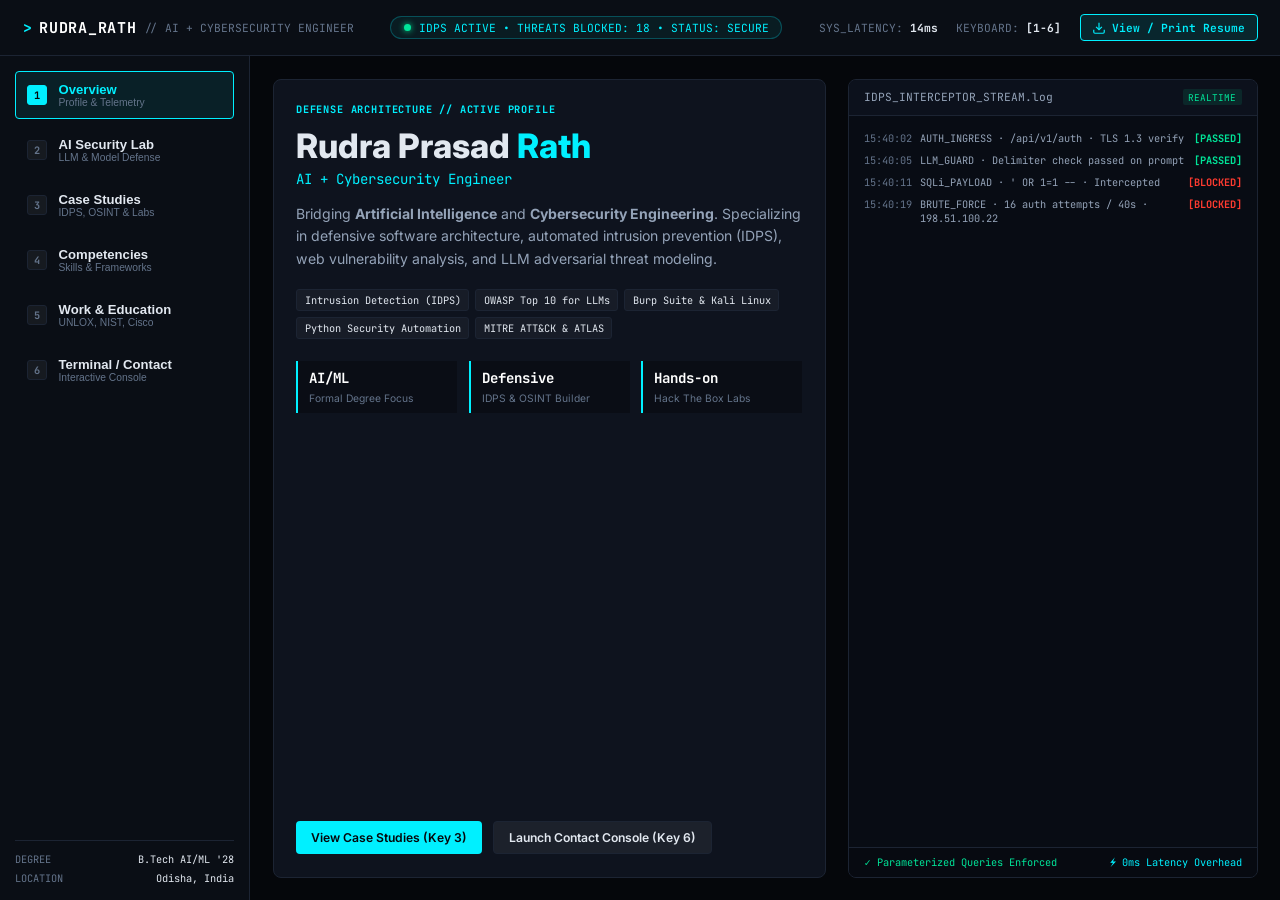
<file: index.html>
<!DOCTYPE html>
<html lang="en">
<head>
  <meta charset="UTF-8">
  <meta name="viewport" content="width=device-width, initial-scale=1.0">
  <title>Rudra Prasad Rath — AI & Cybersecurity Command Center</title>
  <meta name="description" content="Rudra Prasad Rath — AI Security & Cybersecurity Engineer. Single-view command center for threat defense, IDPS engineering, and AI security research.">
  <meta name="author" content="Rudra Prasad Rath">

  <!-- Open Graph -->
  <meta property="og:type" content="website">
  <meta property="og:title" content="Rudra Prasad Rath — AI & Cybersecurity Command Center">
  <meta property="og:description" content="AI Security & Cybersecurity Engineer. Interactive, zero-scroll command center.">

  <!-- Fonts: JetBrains Mono + Inter -->
  <link rel="preconnect" href="https://fonts.googleapis.com">
  <link rel="preconnect" href="https://fonts.gstatic.com" crossorigin>
  <link href="https://fonts.googleapis.com/css2?family=Inter:wght@400;500;600;700&family=JetBrains+Mono:wght@400;500;600;700&display=swap" rel="stylesheet">

  <link rel="stylesheet" href="style.css">
</head>
<body class="dashboard-body">

  <!-- ================= TOP COMMAND HUD ================= -->
  <header class="hud-header">
    <div class="hud-left">
      <div class="hud-brand">
        <span class="hud-prompt">&gt;</span>
        <span class="hud-name">RUDRA_RATH</span>
        <span class="hud-role">// AI + CYBERSECURITY ENGINEER</span>
      </div>
    </div>

    <div class="hud-center">
      <div class="telemetry-pill">
        <span class="pulse-dot"></span>
        <span class="ticker-text" id="hudTicker">IDPS ACTIVE • THREATS BLOCKED: 18 • STATUS: SECURE</span>
      </div>
    </div>

    <div class="hud-right">
      <span class="hud-stat">SYS_LATENCY: <strong>14ms</strong></span>
      <span class="hud-stat">KEYBOARD: <strong>[1-6]</strong></span>
      <a href="resume.html" class="hud-btn" target="_blank">
        <svg viewBox="0 0 24 24" fill="none" stroke="currentColor" stroke-width="2"><path d="M21 15v4a2 2 0 0 1-2 2H5a2 2 0 0 1-2-2v-4"/><polyline points="7 10 12 15 17 10"/><line x1="12" y1="15" x2="12" y2="3"/></svg>
        <span>View / Print Resume</span>
      </a>
    </div>
  </header>

  <!-- ================= MAIN DASHBOARD WORKSPACE ================= -->
  <div class="dashboard-layout">

    <!-- ================= LEFT NAVIGATION DOCK ================= -->
    <nav class="dock-sidebar" aria-label="Command Center Navigation">
      <div class="dock-menu">
        <button class="dock-btn active" data-tab="overview" id="tab-overview" aria-controls="panel-overview" aria-selected="true" role="tab">
          <span class="dock-key">1</span>
          <div class="dock-info">
            <span class="dock-label">Overview</span>
            <span class="dock-sub">Profile & Telemetry</span>
          </div>
        </button>

        <button class="dock-btn" data-tab="ai-lab" id="tab-ai-lab" aria-controls="panel-ai-lab" aria-selected="false" role="tab">
          <span class="dock-key">2</span>
          <div class="dock-info">
            <span class="dock-label">AI Security Lab</span>
            <span class="dock-sub">LLM & Model Defense</span>
          </div>
        </button>

        <button class="dock-btn" data-tab="cases" id="tab-cases" aria-controls="panel-cases" aria-selected="false" role="tab">
          <span class="dock-key">3</span>
          <div class="dock-info">
            <span class="dock-label">Case Studies</span>
            <span class="dock-sub">IDPS, OSINT & Labs</span>
          </div>
        </button>

        <button class="dock-btn" data-tab="skills" id="tab-skills" aria-controls="panel-skills" aria-selected="false" role="tab">
          <span class="dock-key">4</span>
          <div class="dock-info">
            <span class="dock-label">Competencies</span>
            <span class="dock-sub">Skills & Frameworks</span>
          </div>
        </button>

        <button class="dock-btn" data-tab="experience" id="tab-experience" aria-controls="panel-experience" aria-selected="false" role="tab">
          <span class="dock-key">5</span>
          <div class="dock-info">
            <span class="dock-label">Work & Education</span>
            <span class="dock-sub">UNLOX, NIST, Cisco</span>
          </div>
        </button>

        <button class="dock-btn" data-tab="terminal" id="tab-terminal" aria-controls="panel-terminal" aria-selected="false" role="tab">
          <span class="dock-key">6</span>
          <div class="dock-info">
            <span class="dock-label">Terminal / Contact</span>
            <span class="dock-sub">Interactive Console</span>
          </div>
        </button>
      </div>

      <!-- Quick Signals in Dock Footer -->
      <div class="dock-footer">
        <div class="quick-signal">
          <span class="signal-tag">DEGREE</span>
          <span class="signal-val">B.Tech AI/ML '28</span>
        </div>
        <div class="quick-signal">
          <span class="signal-tag">LOCATION</span>
          <span class="signal-val">Odisha, India</span>
        </div>
      </div>
    </nav>

    <!-- ================= VIEWPORT PANEL CONTAINER ================= -->
    <main class="viewport-workspace">

      <!-- ================= PANEL 1: OVERVIEW ================= -->
      <section class="panel-view active" id="panel-overview" role="tabpanel" aria-labelledby="tab-overview">
        <div class="panel-grid-2">
          
          <div class="panel-card main-intro">
            <div class="card-badge">DEFENSE ARCHITECTURE // ACTIVE PROFILE</div>
            <h1 class="panel-hero-title">
              Rudra Prasad <span class="text-cyan">Rath</span>
            </h1>
            <p class="panel-hero-sub">AI + Cybersecurity Engineer</p>

            <p class="panel-desc">
              Bridging <strong>Artificial Intelligence</strong> and <strong>Cybersecurity Engineering</strong>. Specializing in defensive software architecture, automated intrusion prevention (IDPS), web vulnerability analysis, and LLM adversarial threat modeling.
            </p>

            <div class="highlight-pills">
              <span class="pill">Intrusion Detection (IDPS)</span>
              <span class="pill">OWASP Top 10 for LLMs</span>
              <span class="pill">Burp Suite & Kali Linux</span>
              <span class="pill">Python Security Automation</span>
              <span class="pill">MITRE ATT&CK & ATLAS</span>
            </div>

            <div class="quick-stats-row">
              <div class="stat-box">
                <span class="s-val">AI/ML</span>
                <span class="s-lbl">Formal Degree Focus</span>
              </div>
              <div class="stat-box">
                <span class="s-val">Defensive</span>
                <span class="s-lbl">IDPS & OSINT Builder</span>
              </div>
              <div class="stat-box">
                <span class="s-val">Hands-on</span>
                <span class="s-lbl">Hack The Box Labs</span>
              </div>
            </div>

            <div class="panel-actions">
              <button class="btn btn-primary" onclick="switchTab('cases')">View Case Studies (Key 3)</button>
              <button class="btn btn-secondary" onclick="switchTab('terminal')">Launch Contact Console (Key 6)</button>
            </div>
          </div>

          <!-- Live Console Side Panel -->
          <div class="panel-card console-card">
            <div class="console-topbar">
              <span class="c-title">IDPS_INTERCEPTOR_STREAM.log</span>
              <span class="c-tag">REALTIME</span>
            </div>
            <div class="console-stream" id="overviewStream">
              <!-- Populated by JS -->
            </div>
            <div class="console-summary-bar">
              <span class="sum-item text-green">✓ Parameterized Queries Enforced</span>
              <span class="sum-item text-cyan">⚡ 0ms Latency Overhead</span>
            </div>
          </div>

        </div>
      </section>

      <!-- ================= PANEL 2: AI SECURITY LAB ================= -->
      <section class="panel-view" id="panel-ai-lab" role="tabpanel" aria-labelledby="tab-ai-lab">
        <div class="panel-head">
          <h2 class="panel-title">AI Security Lab & Threat Defense</h2>
          <p class="panel-subtitle">Architectural analysis and mitigation for Foundation Models, LLMs, and RAG architectures.</p>
        </div>

        <div class="lab-cards-grid">
          
          <div class="panel-card lab-item">
            <div class="lab-header">
              <span class="lab-tag">THREAT VECTOR 01</span>
              <h3>Direct & Indirect Prompt Injection</h3>
            </div>
            <p class="lab-desc">Adversarial attempts to bypass system constraints or trigger unauthorized API execution via poisoned retrieved context.</p>
            <div class="defense-box">
              <span class="def-title">Defensive Strategy:</span>
              <p>Strict token delimiter isolation, deterministic JSON schema parsing, and secondary LLM guardrail verification prior to execution.</p>
            </div>
          </div>

          <div class="panel-card lab-item">
            <div class="lab-header">
              <span class="lab-tag">THREAT VECTOR 02</span>
              <h3>RAG Pipeline Poisoning & Exfiltration</h3>
            </div>
            <p class="lab-desc">Injecting adversarial payloads into knowledge bases to force context leakage or unauthorized data retrieval.</p>
            <div class="defense-box">
              <span class="def-title">Defensive Strategy:</span>
              <p>Embedding cosine anomaly checks, strict document chunk-level RBAC tokens, and dynamic regex redaction on model responses.</p>
            </div>
          </div>

          <div class="panel-card lab-item">
            <div class="lab-header">
              <span class="lab-tag">THREAT VECTOR 03</span>
              <h3>Adversarial ML & Evasion Attacks</h3>
            </div>
            <p class="lab-desc">Perturbation techniques crafted to evade spam, malware, and intrusion classification models.</p>
            <div class="defense-box">
              <span class="def-title">Defensive Strategy:</span>
              <p>Adversarial training cycles, feature-space bounds regularization, and multi-model ensemble consensus voting.</p>
            </div>
          </div>

        </div>
      </section>

      <!-- ================= PANEL 3: CASE STUDIES ================= -->
      <section class="panel-view" id="panel-cases" role="tabpanel" aria-labelledby="tab-cases">
        <div class="cases-layout">
          
          <!-- Sub-Selector List -->
          <div class="cases-selector">
            <button class="case-nav-btn active" onclick="showCase(0)">
              <span class="c-num">01</span>
              <div>
                <strong>Web-Based IDPS</strong>
                <small>Python / Flask / Regex</small>
              </div>
            </button>
            <button class="case-nav-btn" onclick="showCase(1)">
              <span class="c-num">02</span>
              <div>
                <strong>OSINT Geolocation Engine</strong>
                <small>Python / REST / Telephony</small>
              </div>
            </button>
            <button class="case-nav-btn" onclick="showCase(2)">
              <span class="c-num">03</span>
              <div>
                <strong>Hack The Box Lab Suite</strong>
                <small>Metasploit / Linux / Pen-testing</small>
              </div>
            </button>
          </div>

          <!-- Dynamic Case Detail View -->
          <div class="case-display panel-card" id="caseDetail">
            <!-- Rendered by JS -->
          </div>

        </div>
      </section>

      <!-- ================= PANEL 4: COMPETENCIES ================= -->
      <section class="panel-view" id="panel-skills" role="tabpanel" aria-labelledby="tab-skills">
        <div class="panel-head">
          <h2 class="panel-title">Core Competency Matrix</h2>
          <p class="panel-subtitle">Structured technical skills and industry framework alignments.</p>
        </div>

        <div class="skills-grid-4">
          
          <div class="panel-card skill-box">
            <span class="skill-cat">AI & GenAI Security</span>
            <ul class="skill-list">
              <li>OWASP Top 10 for LLMs</li>
              <li>Prompt Injection Defense</li>
              <li>MITRE ATLAS Threat Modeling</li>
              <li>NIST AI RMF</li>
              <li>Model Input Sanitization</li>
              <li>NumPy & Pandas Analytics</li>
            </ul>
          </div>

          <div class="panel-card skill-box">
            <span class="skill-cat">Offensive & Pen-Testing</span>
            <ul class="skill-list">
              <li>Kali Linux Tools</li>
              <li>Burp Suite Community/Pro</li>
              <li>Nmap Port & Script Scanning</li>
              <li>Wireshark Packet Analysis</li>
              <li>Metasploit Framework</li>
              <li>OWASP Web Top 10 (SQLi, XSS)</li>
            </ul>
          </div>

          <div class="panel-card skill-box">
            <span class="skill-cat">Defensive & Automation</span>
            <ul class="skill-list">
              <li>Intrusion Detection (IDPS)</li>
              <li>Python Security Scripting</li>
              <li>Flask Middleware Design</li>
              <li>IP Rate Limiting & Blocking</li>
              <li>REST API Hardening</li>
              <li>Bash & Linux Hardening</li>
            </ul>
          </div>

          <div class="panel-card skill-box">
            <span class="skill-cat">Frameworks & Standards</span>
            <ul class="skill-list">
              <li>MITRE ATT&CK Framework</li>
              <li>Defense-in-Depth</li>
              <li>Zero Trust Architecture</li>
              <li>NIST Cybersecurity Framework</li>
              <li>SQL Parameterization</li>
              <li>Git & Version Control</li>
            </ul>
          </div>

        </div>
      </section>

      <!-- ================= PANEL 5: EXPERIENCE & EDUCATION ================= -->
      <section class="panel-view" id="panel-experience" role="tabpanel" aria-labelledby="tab-experience">
        <div class="panel-grid-2">
          
          <div class="panel-card">
            <div class="card-badge">PROFESSIONAL EXPERIENCE</div>
            <div class="exp-block">
              <div class="exp-head">
                <div>
                  <h3 class="exp-role">Cybersecurity Intern</h3>
                  <span class="exp-org text-cyan">UNLOX (Remote)</span>
                </div>
                <span class="exp-date">Apr – May 2026</span>
              </div>
              <ul class="exp-bullets">
                <li>Automated vulnerability scanning routines with Nmap & Wireshark to isolate network misconfigurations.</li>
                <li>Conducted web penetration assessments utilizing Burp Suite, identifying OWASP Top 10 vectors.</li>
                <li>Authored technical remediation reports for engineering leads detailing CVSS exploit pathways.</li>
                <li>Executed adversarial attack simulations in controlled environments to validate defensive controls.</li>
              </ul>
            </div>
          </div>

          <div class="panel-card">
            <div class="card-badge">EDUCATION & CREDENTIALS</div>
            
            <div class="edu-block">
              <h4 class="edu-degree">B.Tech in Computer Science (AI/ML)</h4>
              <p class="edu-uni">NIST University, Berhampur • 2024–2028</p>
              <p class="edu-note">CGPA: 7.3/10 • Machine Learning, Artificial Intelligence, Network Security, DBMS.</p>
            </div>

            <div class="edu-block">
              <h4 class="edu-degree">Introduction to Cybersecurity</h4>
              <p class="edu-uni">Cisco Networking Academy • Jun 2026</p>
              <p class="edu-note">Threat analysis, network defense, system safeguards, and cyber administration.</p>
            </div>

            <div class="edu-block">
              <h4 class="edu-degree">Hands-on Security Labs</h4>
              <p class="edu-uni">Hack The Box • 2026</p>
              <p class="edu-note">Active enumeration, Metasploit exploitation, and protocol forensics.</p>
            </div>

          </div>

        </div>
      </section>

      <!-- ================= PANEL 6: TERMINAL / CONTACT ================= -->
      <section class="panel-view" id="panel-terminal" role="tabpanel" aria-labelledby="tab-terminal">
        <div class="terminal-container panel-card">
          <div class="terminal-top">
            <div class="c-btns">
              <span class="dot d-r"></span>
              <span class="dot d-y"></span>
              <span class="dot d-g"></span>
            </div>
            <span class="term-title">sec_contact_terminal@rudra-security:~</span>
          </div>

          <div class="terminal-body" id="termOutput">
            <p class="term-line text-cyan">// COMMAND CENTER CONTACT & RECRUITER PORTAL</p>
            <p class="term-line">Available commands: <span class="text-white">help, email, linkedin, github, resume, clear</span></p>
            <p class="term-line text-muted">----------------------------------------------------</p>
            <p class="term-line">Email: <a href="mailto:rudrarath44@gmail.com" class="text-green">rudrarath44@gmail.com</a></p>
            <p class="term-line">Phone: <span class="text-white">+91 70772 13018</span></p>
            <p class="term-line">LinkedIn: <a href="https://linkedin.com/in/rudra-prasad-rath-ba8b10209" target="_blank" rel="noopener" class="text-cyan">linkedin.com/in/rudra-prasad-rath-ba8b10209</a></p>
            <p class="term-line">GitHub: <a href="https://github.com/KingLeo7" target="_blank" rel="noopener" class="text-cyan">github.com/KingLeo7</a></p>
            <p class="term-line">Location: <span class="text-white">Berhampur, Odisha, India</span></p>
          </div>

          <div class="terminal-input-row">
            <span class="term-prompt">guest@rudra:~$</span>
            <input type="text" id="termInput" class="term-field" placeholder="Type a command (e.g. 'resume', 'email', 'help')..." autocomplete="off" spellcheck="false">
          </div>
        </div>
      </section>

    </main>

  </div>

  <script src="script.js"></script>
</body>
</html>
</file>
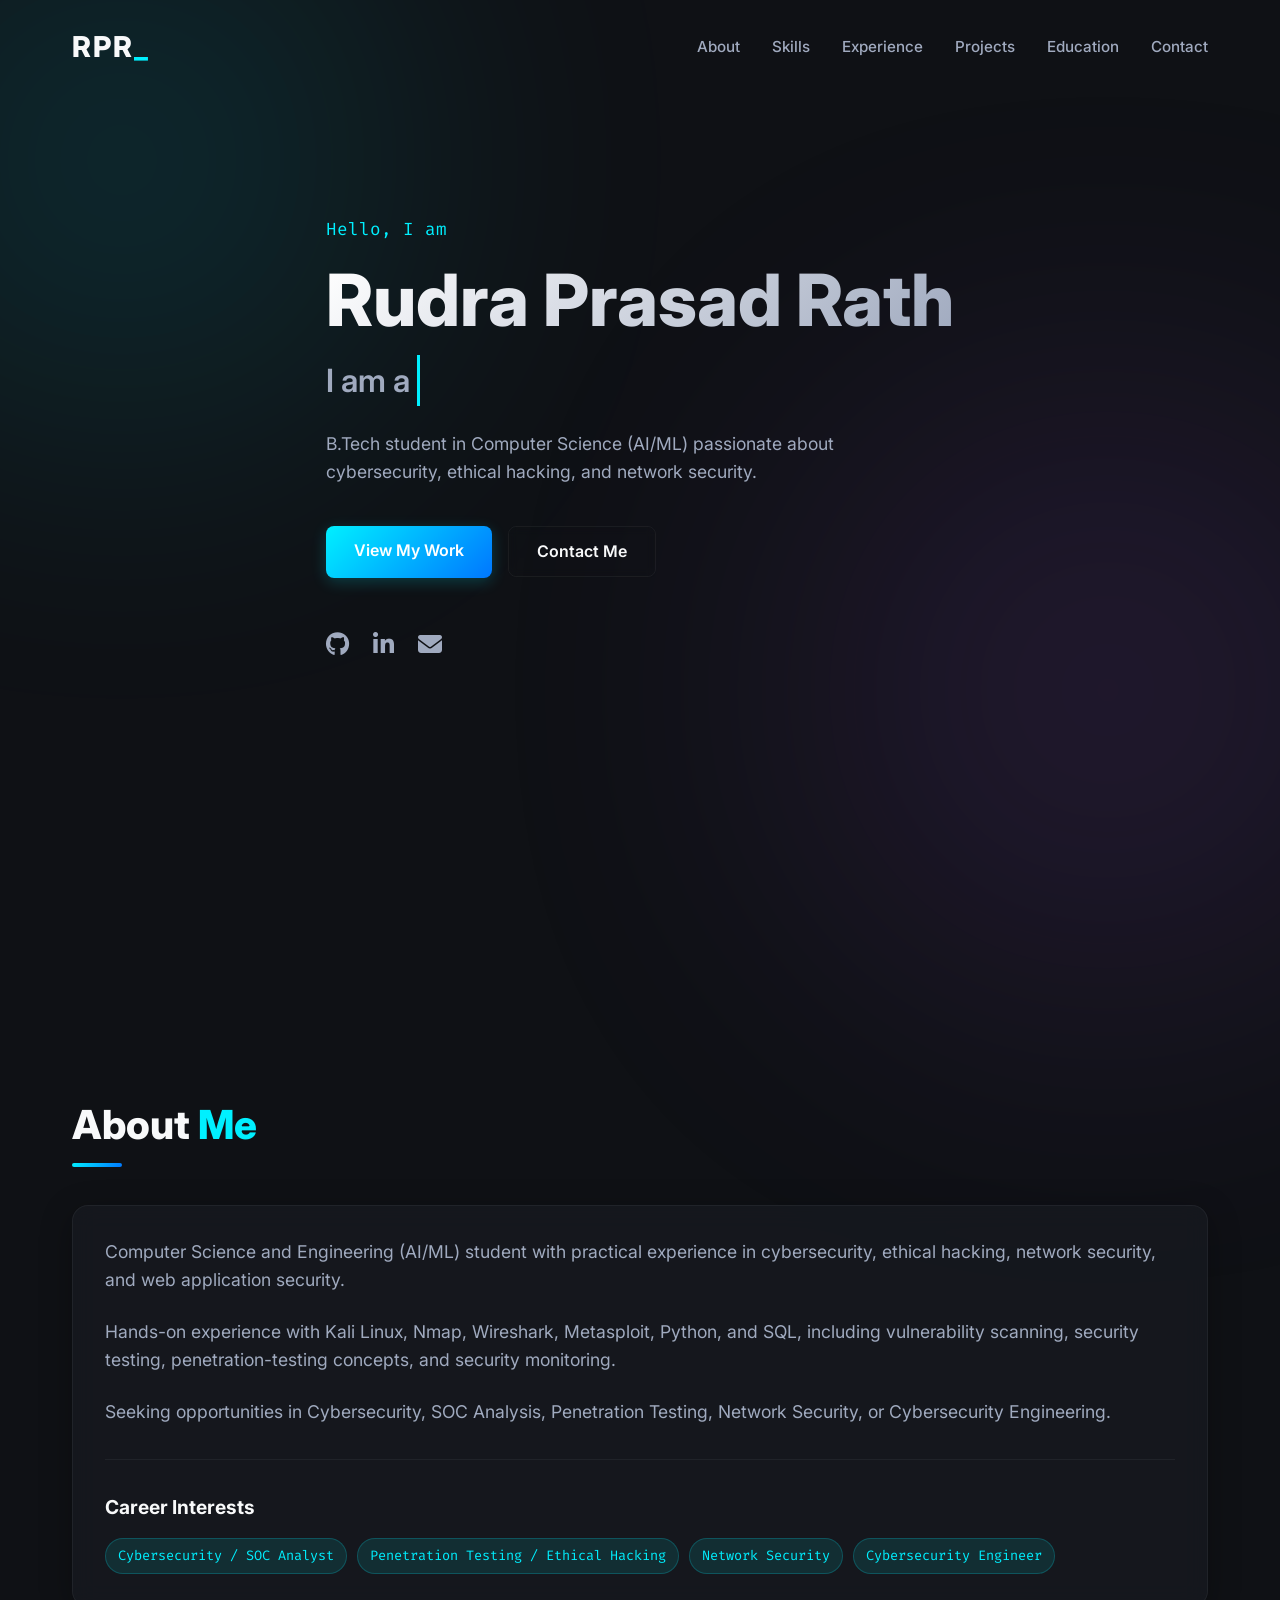
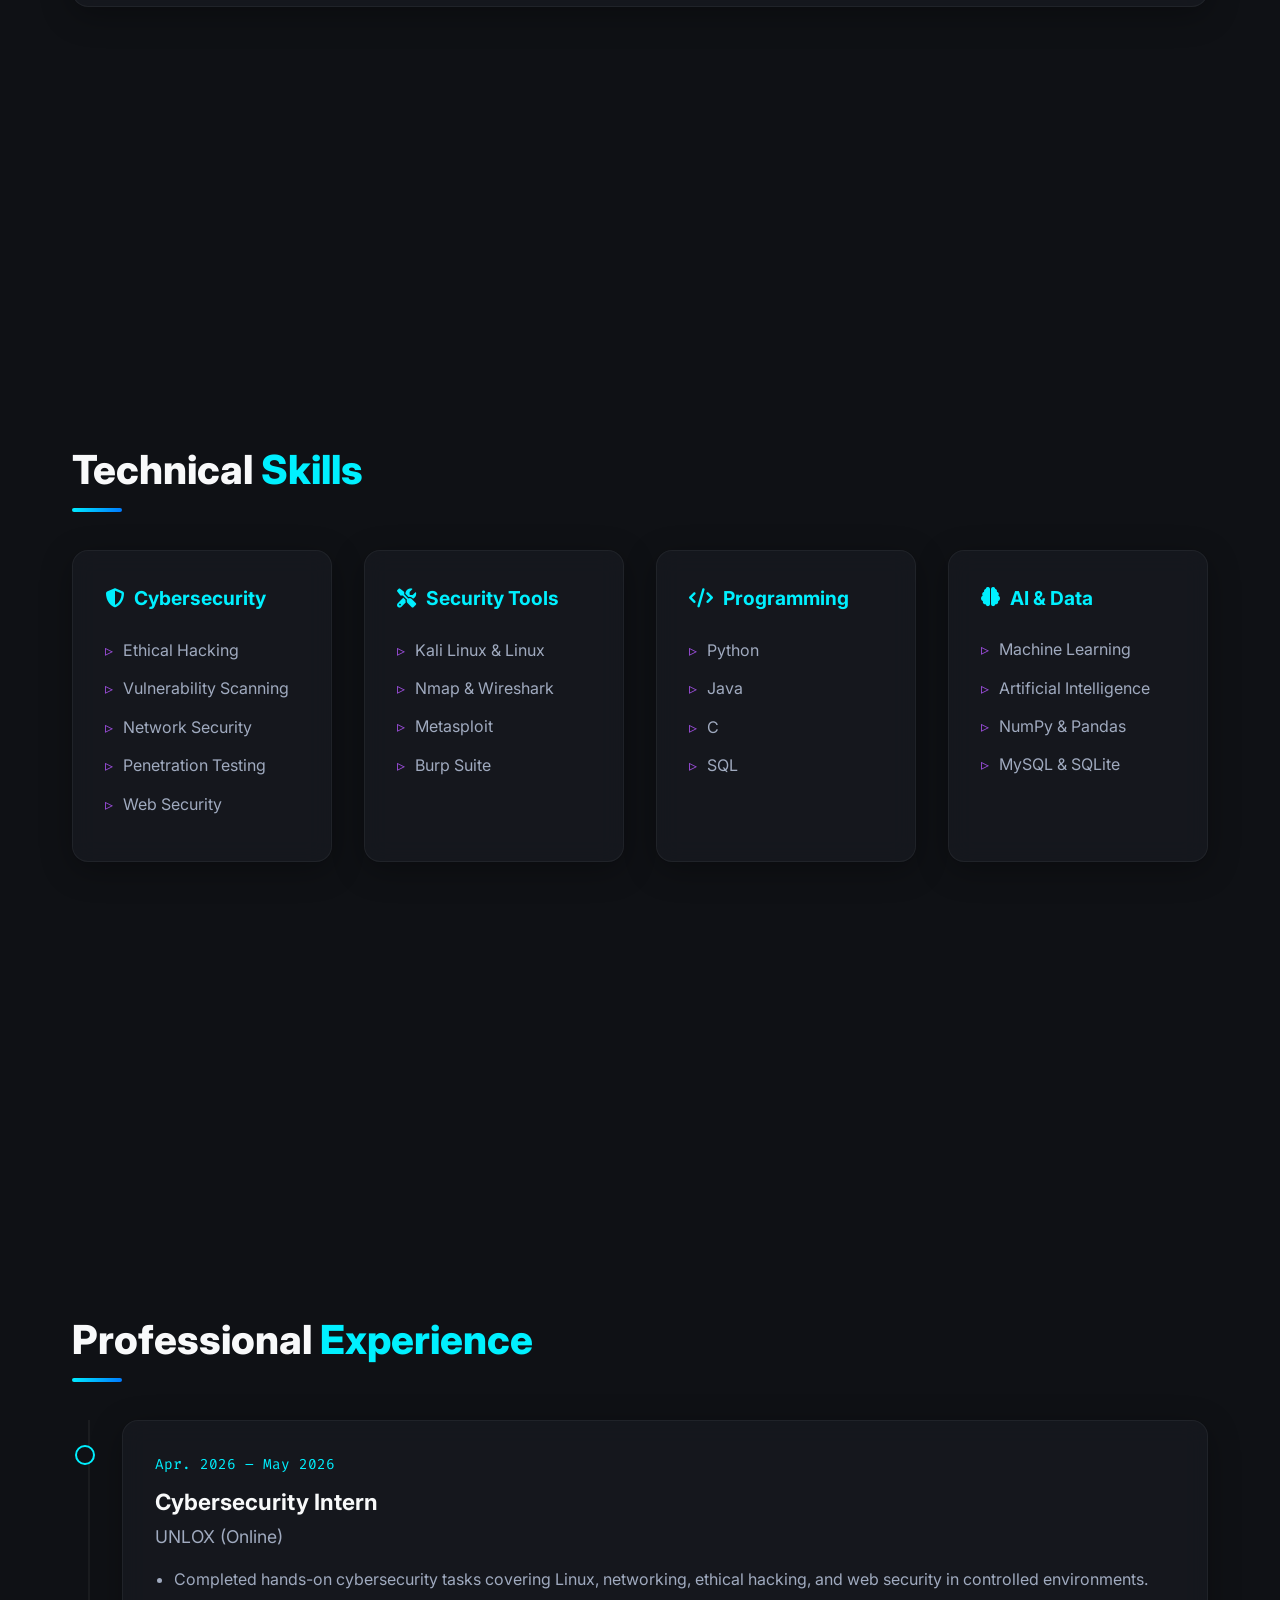
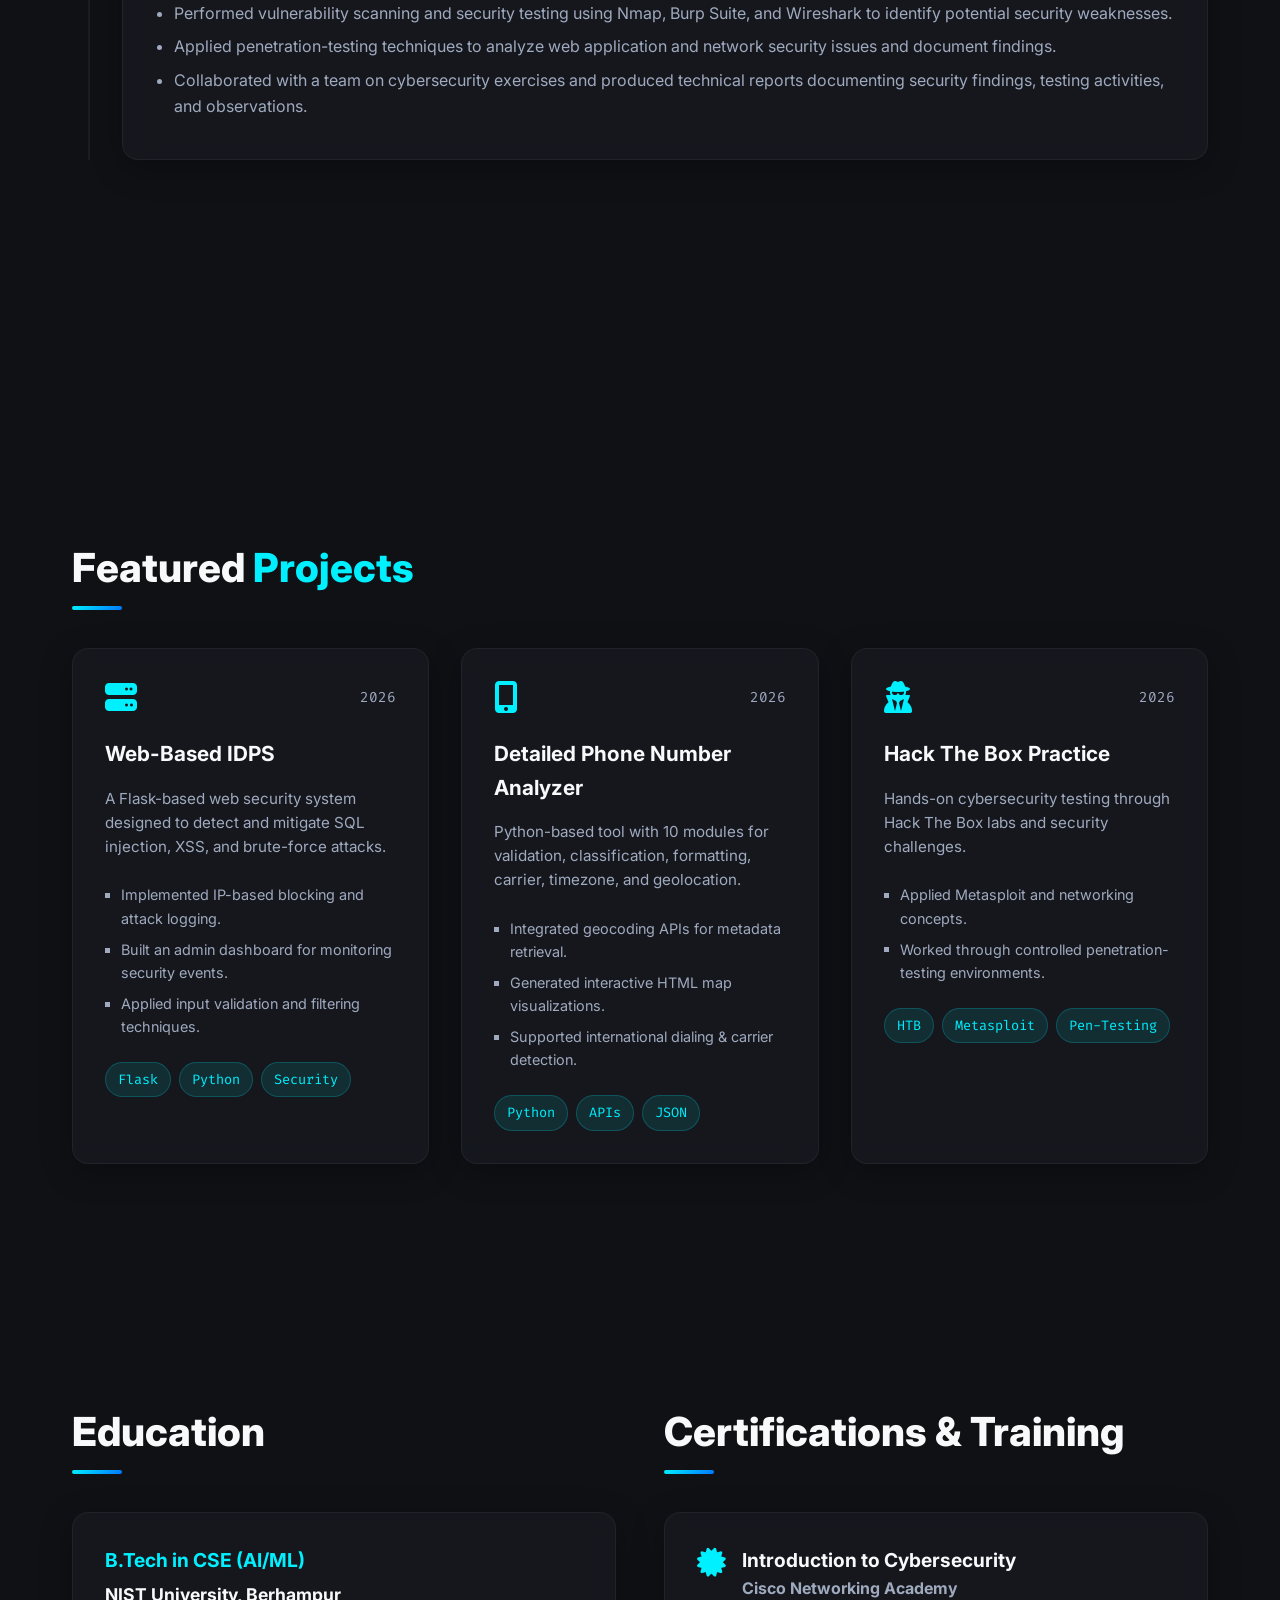
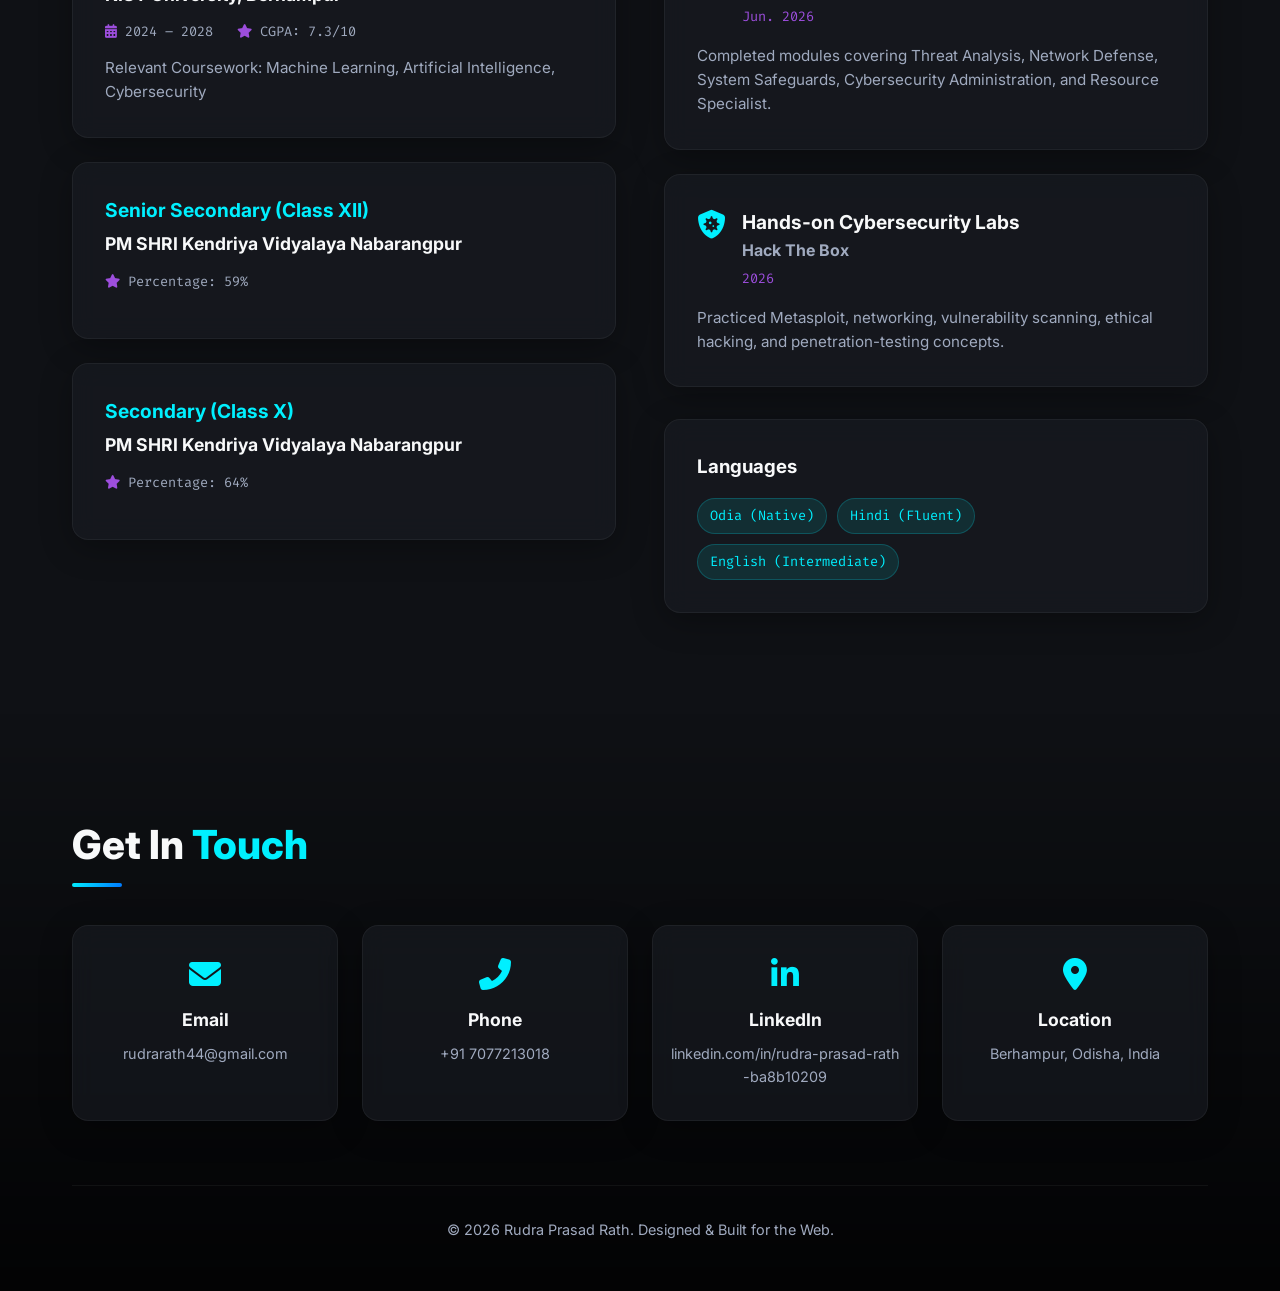
<file: backup_v1/index.html>
<!DOCTYPE html>
<html lang="en">
<head>
    <meta charset="UTF-8">
    <meta name="viewport" content="width=device-width, initial-scale=1.0">
    <meta name="description" content="Portfolio of Rudra Prasad Rath - Cybersecurity and AI/ML Student">
    <title>Rudra Prasad Rath | Portfolio</title>
    
    <!-- Google Fonts -->
    <link rel="preconnect" href="https://fonts.googleapis.com">
    <link rel="preconnect" href="https://fonts.gstatic.com" crossorigin>
    <link href="https://fonts.googleapis.com/css2?family=Fira+Code:wght@400;500&family=Inter:wght@300;400;600;800&display=swap" rel="stylesheet">
    
    <!-- Font Awesome -->
    <link rel="stylesheet" href="https://cdnjs.cloudflare.com/ajax/libs/font-awesome/6.4.0/css/all.min.css">
    
    <!-- Custom CSS -->
    <link rel="stylesheet" href="style.css">
</head>
<body>
    <!-- Background Effects -->
    <div class="bg-glow glow-1"></div>
    <div class="bg-glow glow-2"></div>

    <!-- Navigation -->
    <nav id="navbar">
        <div class="nav-container">
            <a href="#" class="logo">RPR<span class="highlight">_</span></a>
            <ul class="nav-links">
                <li><a href="#about">About</a></li>
                <li><a href="#skills">Skills</a></li>
                <li><a href="#experience">Experience</a></li>
                <li><a href="#projects">Projects</a></li>
                <li><a href="#education">Education</a></li>
                <li><a href="#contact">Contact</a></li>
            </ul>
            <div class="hamburger">
                <i class="fas fa-bars"></i>
            </div>
        </div>
    </nav>

    <!-- Hero Section -->
    <section id="hero" class="section">
        <div class="hero-content">
            <p class="greeting">Hello, I am</p>
            <h1 class="name">Rudra Prasad Rath</h1>
            <h2 class="roles">I am a <span class="typed-text"></span><span class="cursor">&nbsp;</span></h2>
            <p class="hero-desc">B.Tech student in Computer Science (AI/ML) passionate about cybersecurity, ethical hacking, and network security.</p>
            <div class="hero-cta">
                <a href="#projects" class="btn primary-btn">View My Work</a>
                <a href="#contact" class="btn secondary-btn">Contact Me</a>
            </div>
            <div class="social-links">
                <a href="https://github.com/KingLeo7" target="_blank" aria-label="GitHub"><i class="fab fa-github"></i></a>
                <a href="https://linkedin.com/in/rudra-prasad-rath-ba8b10209" target="_blank" aria-label="LinkedIn"><i class="fab fa-linkedin-in"></i></a>
                <a href="mailto:rudrarath44@gmail.com" aria-label="Email"><i class="fas fa-envelope"></i></a>
            </div>
        </div>
    </section>

    <!-- About Section -->
    <section id="about" class="section fade-in">
        <div class="section-container">
            <h2 class="section-title">About <span class="highlight">Me</span></h2>
            <div class="about-content glass-panel">
                <p>Computer Science and Engineering (AI/ML) student with practical experience in cybersecurity, ethical hacking, network security, and web application security.</p>
                <p>Hands-on experience with Kali Linux, Nmap, Wireshark, Metasploit, Python, and SQL, including vulnerability scanning, security testing, penetration-testing concepts, and security monitoring.</p>
                <p>Seeking opportunities in Cybersecurity, SOC Analysis, Penetration Testing, Network Security, or Cybersecurity Engineering.</p>
                <div class="career-interests">
                    <h3>Career Interests</h3>
                    <div class="tags">
                        <span class="tag">Cybersecurity / SOC Analyst</span>
                        <span class="tag">Penetration Testing / Ethical Hacking</span>
                        <span class="tag">Network Security</span>
                        <span class="tag">Cybersecurity Engineer</span>
                    </div>
                </div>
            </div>
        </div>
    </section>

    <!-- Skills Section -->
    <section id="skills" class="section fade-in">
        <div class="section-container">
            <h2 class="section-title">Technical <span class="highlight">Skills</span></h2>
            <div class="skills-grid">
                <div class="skill-category glass-panel">
                    <h3><i class="fas fa-shield-alt"></i> Cybersecurity</h3>
                    <ul class="skill-list">
                        <li>Ethical Hacking</li>
                        <li>Vulnerability Scanning</li>
                        <li>Network Security</li>
                        <li>Penetration Testing</li>
                        <li>Web Security</li>
                    </ul>
                </div>
                <div class="skill-category glass-panel">
                    <h3><i class="fas fa-tools"></i> Security Tools</h3>
                    <ul class="skill-list">
                        <li>Kali Linux & Linux</li>
                        <li>Nmap & Wireshark</li>
                        <li>Metasploit</li>
                        <li>Burp Suite</li>
                    </ul>
                </div>
                <div class="skill-category glass-panel">
                    <h3><i class="fas fa-code"></i> Programming</h3>
                    <ul class="skill-list">
                        <li>Python</li>
                        <li>Java</li>
                        <li>C</li>
                        <li>SQL</li>
                    </ul>
                </div>
                <div class="skill-category glass-panel">
                    <h3><i class="fas fa-brain"></i> AI & Data</h3>
                    <ul class="skill-list">
                        <li>Machine Learning</li>
                        <li>Artificial Intelligence</li>
                        <li>NumPy & Pandas</li>
                        <li>MySQL & SQLite</li>
                    </ul>
                </div>
            </div>
        </div>
    </section>

    <!-- Experience Section -->
    <section id="experience" class="section fade-in">
        <div class="section-container">
            <h2 class="section-title">Professional <span class="highlight">Experience</span></h2>
            <div class="timeline">
                <div class="timeline-item glass-panel">
                    <div class="timeline-date">Apr. 2026 – May 2026</div>
                    <h3 class="timeline-title">Cybersecurity Intern</h3>
                    <h4 class="timeline-company">UNLOX (Online)</h4>
                    <ul class="timeline-details">
                        <li>Completed hands-on cybersecurity tasks covering Linux, networking, ethical hacking, and web security in controlled environments.</li>
                        <li>Performed vulnerability scanning and security testing using Nmap, Burp Suite, and Wireshark to identify potential security weaknesses.</li>
                        <li>Applied penetration-testing techniques to analyze web application and network security issues and document findings.</li>
                        <li>Collaborated with a team on cybersecurity exercises and produced technical reports documenting security findings, testing activities, and observations.</li>
                    </ul>
                </div>
            </div>
        </div>
    </section>

    <!-- Projects Section -->
    <section id="projects" class="section fade-in">
        <div class="section-container">
            <h2 class="section-title">Featured <span class="highlight">Projects</span></h2>
            <div class="projects-grid">
                
                <!-- Project 1 -->
                <div class="project-card glass-panel">
                    <div class="project-content">
                        <div class="project-header">
                            <i class="fas fa-server project-icon"></i>
                            <span class="project-year">2026</span>
                        </div>
                        <h3 class="project-title">Web-Based IDPS</h3>
                        <p class="project-desc">A Flask-based web security system designed to detect and mitigate SQL injection, XSS, and brute-force attacks.</p>
                        <ul class="project-bullets">
                            <li>Implemented IP-based blocking and attack logging.</li>
                            <li>Built an admin dashboard for monitoring security events.</li>
                            <li>Applied input validation and filtering techniques.</li>
                        </ul>
                        <div class="project-tech">
                            <span class="tech-tag">Flask</span>
                            <span class="tech-tag">Python</span>
                            <span class="tech-tag">Security</span>
                        </div>
                    </div>
                </div>

                <!-- Project 2 -->
                <div class="project-card glass-panel">
                    <div class="project-content">
                        <div class="project-header">
                            <i class="fas fa-mobile-alt project-icon"></i>
                            <span class="project-year">2026</span>
                        </div>
                        <h3 class="project-title">Detailed Phone Number Analyzer</h3>
                        <p class="project-desc">Python-based tool with 10 modules for validation, classification, formatting, carrier, timezone, and geolocation.</p>
                        <ul class="project-bullets">
                            <li>Integrated geocoding APIs for metadata retrieval.</li>
                            <li>Generated interactive HTML map visualizations.</li>
                            <li>Supported international dialing & carrier detection.</li>
                        </ul>
                        <div class="project-tech">
                            <span class="tech-tag">Python</span>
                            <span class="tech-tag">APIs</span>
                            <span class="tech-tag">JSON</span>
                        </div>
                    </div>
                </div>

                <!-- Project 3 -->
                <div class="project-card glass-panel">
                    <div class="project-content">
                        <div class="project-header">
                            <i class="fas fa-user-secret project-icon"></i>
                            <span class="project-year">2026</span>
                        </div>
                        <h3 class="project-title">Hack The Box Practice</h3>
                        <p class="project-desc">Hands-on cybersecurity testing through Hack The Box labs and security challenges.</p>
                        <ul class="project-bullets">
                            <li>Applied Metasploit and networking concepts.</li>
                            <li>Worked through controlled penetration-testing environments.</li>
                        </ul>
                        <div class="project-tech">
                            <span class="tech-tag">HTB</span>
                            <span class="tech-tag">Metasploit</span>
                            <span class="tech-tag">Pen-Testing</span>
                        </div>
                    </div>
                </div>

            </div>
        </div>
    </section>

    <!-- Education & Certs Section -->
    <section id="education" class="section fade-in">
        <div class="section-container">
            <div class="two-col-layout">
                <!-- Education -->
                <div class="col">
                    <h2 class="section-title">Education</h2>
                    
                    <div class="edu-item glass-panel">
                        <h3 class="edu-degree">B.Tech in CSE (AI/ML)</h3>
                        <h4 class="edu-school">NIST University, Berhampur</h4>
                        <div class="edu-meta">
                            <span><i class="fas fa-calendar-alt"></i> 2024 – 2028</span>
                            <span><i class="fas fa-star"></i> CGPA: 7.3/10</span>
                        </div>
                        <p class="edu-desc">Relevant Coursework: Machine Learning, Artificial Intelligence, Cybersecurity</p>
                    </div>

                    <div class="edu-item glass-panel">
                        <h3 class="edu-degree">Senior Secondary (Class XII)</h3>
                        <h4 class="edu-school">PM SHRI Kendriya Vidyalaya Nabarangpur</h4>
                        <div class="edu-meta">
                            <span><i class="fas fa-star"></i> Percentage: 59%</span>
                        </div>
                    </div>

                    <div class="edu-item glass-panel">
                        <h3 class="edu-degree">Secondary (Class X)</h3>
                        <h4 class="edu-school">PM SHRI Kendriya Vidyalaya Nabarangpur</h4>
                        <div class="edu-meta">
                            <span><i class="fas fa-star"></i> Percentage: 64%</span>
                        </div>
                    </div>
                </div>

                <!-- Certifications -->
                <div class="col">
                    <h2 class="section-title">Certifications & Training</h2>
                    
                    <div class="cert-item glass-panel">
                        <div class="cert-header">
                            <i class="fas fa-certificate cert-icon"></i>
                            <div>
                                <h3 class="cert-title">Introduction to Cybersecurity</h3>
                                <h4 class="cert-issuer">Cisco Networking Academy</h4>
                                <div class="cert-date">Jun. 2026</div>
                            </div>
                        </div>
                        <p class="cert-desc">Completed modules covering Threat Analysis, Network Defense, System Safeguards, Cybersecurity Administration, and Resource Specialist.</p>
                    </div>

                    <div class="cert-item glass-panel">
                        <div class="cert-header">
                            <i class="fas fa-shield-virus cert-icon"></i>
                            <div>
                                <h3 class="cert-title">Hands-on Cybersecurity Labs</h3>
                                <h4 class="cert-issuer">Hack The Box</h4>
                                <div class="cert-date">2026</div>
                            </div>
                        </div>
                        <p class="cert-desc">Practiced Metasploit, networking, vulnerability scanning, ethical hacking, and penetration-testing concepts.</p>
                    </div>
                    
                    <div class="languages-box glass-panel mt-4">
                        <h3>Languages</h3>
                        <div class="tags">
                            <span class="tag">Odia (Native)</span>
                            <span class="tag">Hindi (Fluent)</span>
                            <span class="tag">English (Intermediate)</span>
                        </div>
                    </div>
                </div>
            </div>
        </div>
    </section>

    <!-- Footer / Contact Section -->
    <footer id="contact" class="footer">
        <div class="section-container">
            <h2 class="section-title">Get In <span class="highlight">Touch</span></h2>
            <div class="contact-grid">
                <a href="mailto:rudrarath44@gmail.com" class="contact-card glass-panel">
                    <i class="fas fa-envelope"></i>
                    <h3>Email</h3>
                    <p>rudrarath44@gmail.com</p>
                </a>
                <a href="tel:+917077213018" class="contact-card glass-panel">
                    <i class="fas fa-phone-alt"></i>
                    <h3>Phone</h3>
                    <p>+91 7077213018</p>
                </a>
                <a href="https://linkedin.com/in/rudra-prasad-rath-ba8b10209" target="_blank" class="contact-card glass-panel">
                    <i class="fab fa-linkedin-in"></i>
                    <h3>LinkedIn</h3>
                    <p>linkedin.com/in/rudra-prasad-rath-ba8b10209</p>
                </a>
                <div class="contact-card glass-panel">
                    <i class="fas fa-map-marker-alt"></i>
                    <h3>Location</h3>
                    <p>Berhampur, Odisha, India</p>
                </div>
            </div>
            <div class="footer-bottom">
                <p>&copy; 2026 Rudra Prasad Rath. Designed & Built for the Web.</p>
            </div>
        </div>
    </footer>

    <!-- Custom JS -->
    <script src="script.js"></script>
</body>
</html>
</file>
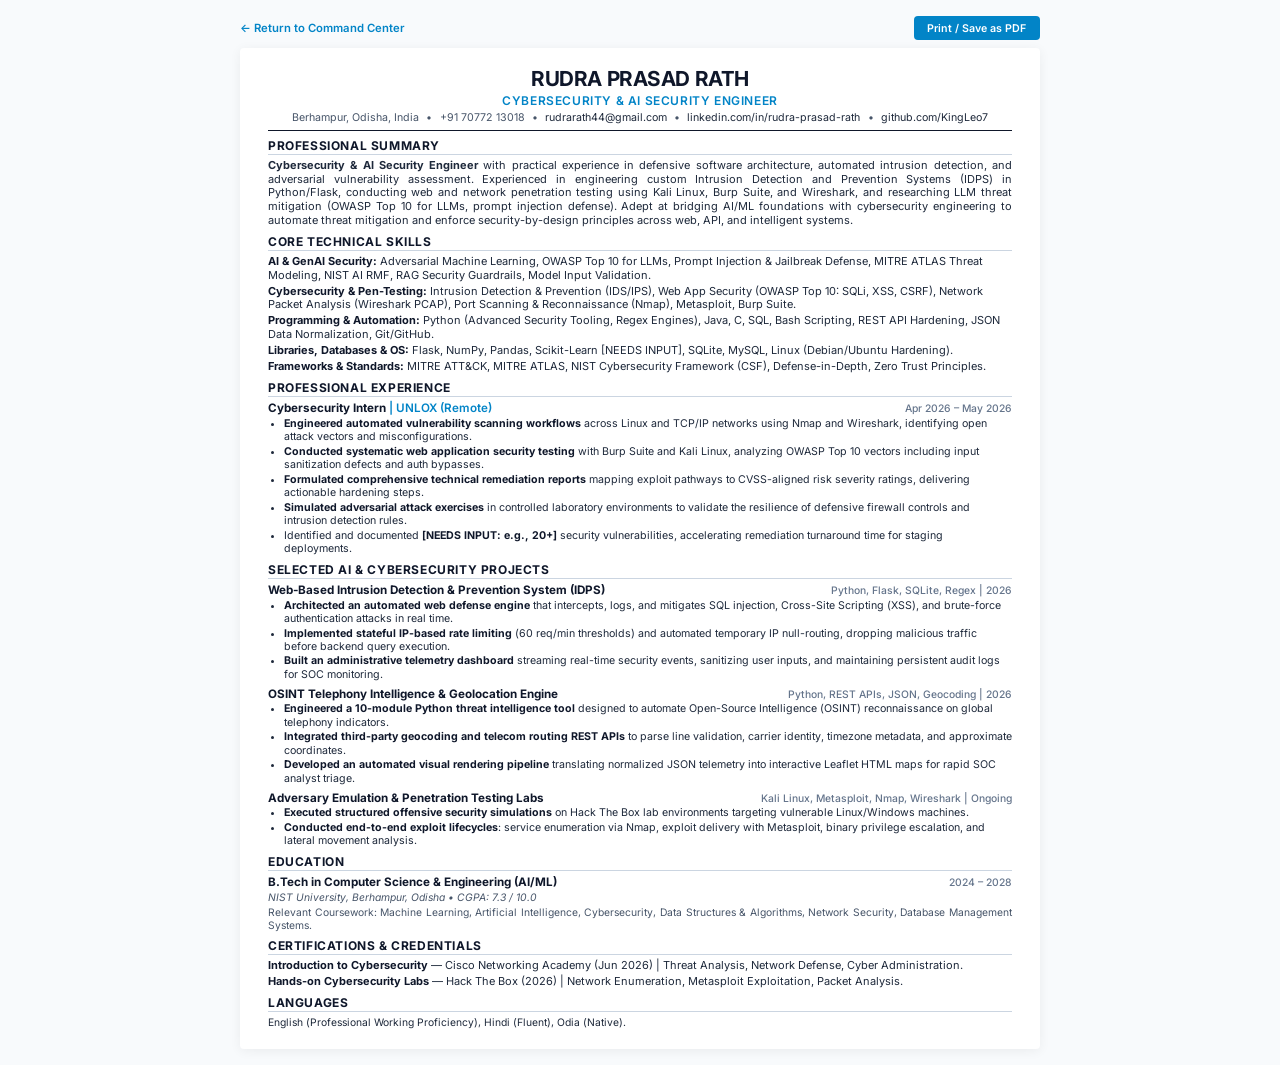
<file: resume.html>
<!DOCTYPE html>
<html lang="en">
<head>
  <meta charset="UTF-8">
  <meta name="viewport" content="width=device-width, initial-scale=1.0">
  <title>Rudra Prasad Rath — AI & Cybersecurity Engineer Resume</title>
  <link rel="preconnect" href="https://fonts.googleapis.com">
  <link rel="preconnect" href="https://fonts.gstatic.com" crossorigin>
  <link href="https://fonts.googleapis.com/css2?family=Inter:wght@400;500;600;700&display=swap" rel="stylesheet">
  <style>
    :root {
      --font-main: 'Inter', -apple-system, BlinkMacSystemFont, 'Segoe UI', Roboto, sans-serif;
      --color-black: #0F172A;
      --color-dark: #1E293B;
      --color-gray: #475569;
      --color-light: #64748B;
      --color-accent: #0284C7;
      --color-line: #CBD5E1;
    }

    * {
      box-sizing: border-box;
      margin: 0;
      padding: 0;
    }

    body {
      background-color: #F8FAFC;
      color: var(--color-dark);
      font-family: var(--font-main);
      font-size: 8.5pt;
      line-height: 1.28;
      -webkit-font-smoothing: antialiased;
      padding: 1rem 0.5rem;
    }

    .resume-container {
      max-width: 800px;
      margin: 0 auto;
      background: #FFFFFF;
      padding: 1.25rem 1.75rem;
      border-radius: 4px;
      box-shadow: 0 2px 12px rgba(0, 0, 0, 0.06);
    }

    /* Header */
    .resume-header {
      border-bottom: 1.5px solid var(--color-black);
      padding-bottom: 0.35rem;
      margin-bottom: 0.4rem;
      text-align: center;
    }

    .candidate-name {
      font-size: 15.5pt;
      font-weight: 700;
      color: var(--color-black);
      letter-spacing: -0.02em;
      text-transform: uppercase;
      line-height: 1.1;
    }

    .candidate-title {
      font-size: 9pt;
      font-weight: 600;
      color: var(--color-accent);
      margin-top: 0.1rem;
      letter-spacing: 0.05em;
      text-transform: uppercase;
    }

    .contact-line {
      margin-top: 0.2rem;
      font-size: 8pt;
      color: var(--color-gray);
      display: flex;
      justify-content: center;
      flex-wrap: wrap;
      gap: 0.45rem;
    }

    .contact-line a {
      color: var(--color-dark);
      text-decoration: none;
    }

    .contact-line a:hover {
      text-decoration: underline;
      color: var(--color-accent);
    }

    /* Section Styles */
    .section-title {
      font-size: 9pt;
      font-weight: 700;
      color: var(--color-black);
      text-transform: uppercase;
      letter-spacing: 0.05em;
      border-bottom: 1px solid var(--color-line);
      padding-bottom: 0.05rem;
      margin-top: 0.4rem;
      margin-bottom: 0.25rem;
    }

    .section-p {
      font-size: 8.25pt;
      color: var(--color-dark);
      text-align: justify;
      line-height: 1.25;
    }

    /* Skills Grid */
    .skills-block {
      display: flex;
      flex-direction: column;
      gap: 0.15rem;
    }

    .skill-row {
      font-size: 8.25pt;
      line-height: 1.24;
    }

    .skill-label {
      font-weight: 700;
      color: var(--color-black);
    }

    /* Experience & Projects */
    .item-block {
      margin-bottom: 0.35rem;
    }

    .item-header {
      display: flex;
      justify-content: space-between;
      align-items: baseline;
      margin-bottom: 0.05rem;
    }

    .item-title-left {
      font-size: 8.75pt;
      font-weight: 700;
      color: var(--color-black);
    }

    .item-company {
      font-weight: 600;
      color: var(--color-accent);
    }

    .item-meta-right {
      font-size: 7.75pt;
      color: var(--color-light);
      font-weight: 500;
      white-space: nowrap;
    }

    .item-sub {
      font-size: 7.75pt;
      font-style: italic;
      color: var(--color-gray);
      margin-bottom: 0.1rem;
    }

    .bullet-list {
      list-style-type: disc;
      padding-left: 1rem;
      margin-top: 0.05rem;
    }

    .bullet-list li {
      font-size: 8pt;
      color: var(--color-dark);
      margin-bottom: 0.08rem;
      line-height: 1.25;
    }

    .bullet-list li strong {
      color: var(--color-black);
    }

    .no-print {
      display: flex;
    }

    /* Print Formatting */
    @media print {
      body {
        background: #FFFFFF;
        padding: 0;
        margin: 0;
        font-size: 8.25pt;
      }

      .resume-container {
        max-width: 100%;
        padding: 0.15in 0.25in;
        box-shadow: none;
        border-radius: 0;
      }

      .no-print {
        display: none !important;
      }

      @page {
        margin: 0.15in 0.2in;
        size: letter portrait;
      }
    }

    .print-bar {
      max-width: 800px;
      margin: 0 auto 0.5rem auto;
      justify-content: space-between;
      align-items: center;
    }

    .btn-print {
      background: #0284C7;
      color: #FFFFFF;
      border: none;
      padding: 0.35rem 0.85rem;
      border-radius: 4px;
      font-family: var(--font-main);
      font-weight: 600;
      font-size: 8pt;
      cursor: pointer;
    }
  </style>
</head>
<body>

  <div class="print-bar no-print">
    <a href="index.html" style="color: #0284C7; text-decoration: none; font-weight: 600; font-size: 8.5pt;">← Return to Command Center</a>
    <button class="btn-print" onclick="window.print()">Print / Save as PDF</button>
  </div>

  <main class="resume-container">

    <!-- ================= HEADER ================= -->
    <header class="resume-header">
      <h1 class="candidate-name">Rudra Prasad Rath</h1>
      <p class="candidate-title">Cybersecurity & AI Security Engineer</p>
      <div class="contact-line">
        <span>Berhampur, Odisha, India</span>
        <span>•</span>
        <span>+91 70772 13018</span>
        <span>•</span>
        <a href="mailto:rudrarath44@gmail.com">rudrarath44@gmail.com</a>
        <span>•</span>
        <a href="https://linkedin.com/in/rudra-prasad-rath-ba8b10209" target="_blank">linkedin.com/in/rudra-prasad-rath</a>
        <span>•</span>
        <a href="https://github.com/KingLeo7" target="_blank">github.com/KingLeo7</a>
      </div>
    </header>

    <!-- ================= PROFESSIONAL SUMMARY ================= -->
    <section>
      <h2 class="section-title">Professional Summary</h2>
      <p class="section-p">
        <strong>Cybersecurity & AI Security Engineer</strong> with practical experience in defensive software architecture, automated intrusion detection, and adversarial vulnerability assessment. Experienced in engineering custom Intrusion Detection and Prevention Systems (IDPS) in Python/Flask, conducting web and network penetration testing using Kali Linux, Burp Suite, and Wireshark, and researching LLM threat mitigation (OWASP Top 10 for LLMs, prompt injection defense). Adept at bridging AI/ML foundations with cybersecurity engineering to automate threat mitigation and enforce security-by-design principles across web, API, and intelligent systems.
      </p>
    </section>

    <!-- ================= TECHNICAL SKILLS ================= -->
    <section>
      <h2 class="section-title">Core Technical Skills</h2>
      <div class="skills-block">
        <div class="skill-row">
          <span class="skill-label">AI & GenAI Security:</span>
          Adversarial Machine Learning, OWASP Top 10 for LLMs, Prompt Injection & Jailbreak Defense, MITRE ATLAS Threat Modeling, NIST AI RMF, RAG Security Guardrails, Model Input Validation.
        </div>
        <div class="skill-row">
          <span class="skill-label">Cybersecurity & Pen-Testing:</span>
          Intrusion Detection & Prevention (IDS/IPS), Web App Security (OWASP Top 10: SQLi, XSS, CSRF), Network Packet Analysis (Wireshark PCAP), Port Scanning & Reconnaissance (Nmap), Metasploit, Burp Suite.
        </div>
        <div class="skill-row">
          <span class="skill-label">Programming & Automation:</span>
          Python (Advanced Security Tooling, Regex Engines), Java, C, SQL, Bash Scripting, REST API Hardening, JSON Data Normalization, Git/GitHub.
        </div>
        <div class="skill-row">
          <span class="skill-label">Libraries, Databases & OS:</span>
          Flask, NumPy, Pandas, Scikit-Learn [NEEDS INPUT], SQLite, MySQL, Linux (Debian/Ubuntu Hardening).
        </div>
        <div class="skill-row">
          <span class="skill-label">Frameworks & Standards:</span>
          MITRE ATT&CK, MITRE ATLAS, NIST Cybersecurity Framework (CSF), Defense-in-Depth, Zero Trust Principles.
        </div>
      </div>
    </section>

    <!-- ================= PROFESSIONAL EXPERIENCE ================= -->
    <section>
      <h2 class="section-title">Professional Experience</h2>
      
      <div class="item-block">
        <div class="item-header">
          <span class="item-title-left">Cybersecurity Intern <span class="item-company">| UNLOX (Remote)</span></span>
          <span class="item-meta-right">Apr 2026 – May 2026</span>
        </div>
        <ul class="bullet-list">
          <li><strong>Engineered automated vulnerability scanning workflows</strong> across Linux and TCP/IP networks using Nmap and Wireshark, identifying open attack vectors and misconfigurations.</li>
          <li><strong>Conducted systematic web application security testing</strong> with Burp Suite and Kali Linux, analyzing OWASP Top 10 vectors including input sanitization defects and auth bypasses.</li>
          <li><strong>Formulated comprehensive technical remediation reports</strong> mapping exploit pathways to CVSS-aligned risk severity ratings, delivering actionable hardening steps.</li>
          <li><strong>Simulated adversarial attack exercises</strong> in controlled laboratory environments to validate the resilience of defensive firewall controls and intrusion detection rules.</li>
          <li>Identified and documented <strong>[NEEDS INPUT: e.g., 20+]</strong> security vulnerabilities, accelerating remediation turnaround time for staging deployments.</li>
        </ul>
      </div>
    </section>

    <!-- ================= TECHNICAL PROJECTS ================= -->
    <section>
      <h2 class="section-title">Selected AI & Cybersecurity Projects</h2>

      <div class="item-block">
        <div class="item-header">
          <span class="item-title-left">Web-Based Intrusion Detection & Prevention System (IDPS)</span>
          <span class="item-meta-right">Python, Flask, SQLite, Regex | 2026</span>
        </div>
        <ul class="bullet-list">
          <li><strong>Architected an automated web defense engine</strong> that intercepts, logs, and mitigates SQL injection, Cross-Site Scripting (XSS), and brute-force authentication attacks in real time.</li>
          <li><strong>Implemented stateful IP-based rate limiting</strong> (60 req/min thresholds) and automated temporary IP null-routing, dropping malicious traffic before backend query execution.</li>
          <li><strong>Built an administrative telemetry dashboard</strong> streaming real-time security events, sanitizing user inputs, and maintaining persistent audit logs for SOC monitoring.</li>
        </ul>
      </div>

      <div class="item-block">
        <div class="item-header">
          <span class="item-title-left">OSINT Telephony Intelligence & Geolocation Engine</span>
          <span class="item-meta-right">Python, REST APIs, JSON, Geocoding | 2026</span>
        </div>
        <ul class="bullet-list">
          <li><strong>Engineered a 10-module Python threat intelligence tool</strong> designed to automate Open-Source Intelligence (OSINT) reconnaissance on global telephony indicators.</li>
          <li><strong>Integrated third-party geocoding and telecom routing REST APIs</strong> to parse line validation, carrier identity, timezone metadata, and approximate coordinates.</li>
          <li><strong>Developed an automated visual rendering pipeline</strong> translating normalized JSON telemetry into interactive Leaflet HTML maps for rapid SOC analyst triage.</li>
        </ul>
      </div>

      <div class="item-block">
        <div class="item-header">
          <span class="item-title-left">Adversary Emulation & Penetration Testing Labs</span>
          <span class="item-meta-right">Kali Linux, Metasploit, Nmap, Wireshark | Ongoing</span>
        </div>
        <ul class="bullet-list">
          <li><strong>Executed structured offensive security simulations</strong> on Hack The Box lab environments targeting vulnerable Linux/Windows machines.</li>
          <li><strong>Conducted end-to-end exploit lifecycles</strong>: service enumeration via Nmap, exploit delivery with Metasploit, binary privilege escalation, and lateral movement analysis.</li>
        </ul>
      </div>
    </section>

    <!-- ================= EDUCATION ================= -->
    <section>
      <h2 class="section-title">Education</h2>
      <div class="item-block">
        <div class="item-header">
          <span class="item-title-left">B.Tech in Computer Science & Engineering (AI/ML)</span>
          <span class="item-meta-right">2024 – 2028</span>
        </div>
        <div class="item-sub">NIST University, Berhampur, Odisha • CGPA: 7.3 / 10.0</div>
        <p class="section-p" style="font-size: 7.75pt; color: var(--color-gray);">
          Relevant Coursework: Machine Learning, Artificial Intelligence, Cybersecurity, Data Structures & Algorithms, Network Security, Database Management Systems.
        </p>
      </div>
    </section>

    <!-- ================= CERTIFICATIONS & CREDENTIALS ================= -->
    <section>
      <h2 class="section-title">Certifications & Credentials</h2>
      <div class="skills-block">
        <div class="skill-row">
          <span class="skill-label">Introduction to Cybersecurity</span> — Cisco Networking Academy (Jun 2026) | Threat Analysis, Network Defense, Cyber Administration.
        </div>
        <div class="skill-row">
          <span class="skill-label">Hands-on Cybersecurity Labs</span> — Hack The Box (2026) | Network Enumeration, Metasploit Exploitation, Packet Analysis.
        </div>
      </div>
    </section>

    <!-- ================= LANGUAGES ================= -->
    <section>
      <h2 class="section-title">Languages</h2>
      <p class="section-p" style="font-size: 7.75pt;">
        English (Professional Working Proficiency), Hindi (Fluent), Odia (Native).
      </p>
    </section>

  </main>

</body>
</html>
</file>
<file: style.css>
/* ==========================================================================
   RUDRA PRASAD RATH — ZERO-SCROLL COMMAND CENTER DASHBOARD
   Design: Obsidian & Graphite with Electric Cyan Telemetry
   Viewport: 100vh Viewport-Fitted, Zero-Body Scrolling
   ========================================================================== */

:root {
  --bg-darkest: #05070B;
  --bg-hud: #0A0E15;
  --bg-panel: #0E131E;
  --bg-card: rgba(18, 24, 38, 0.85);
  --border-subtle: #1C2433;
  --border-focus: #00F0FF;
  --border-hover: #2B384E;

  --cyan: #00F0FF;
  --cyan-glow: rgba(0, 240, 255, 0.2);
  --green: #00E599;
  --amber: #FFB800;
  --red: #FF3B30;

  --text-white: #FFFFFF;
  --text-primary: #E2E8F0;
  --text-secondary: #94A3B8;
  --text-muted: #64748B;

  --font-sans: 'Inter', -apple-system, BlinkMacSystemFont, 'Segoe UI', Roboto, sans-serif;
  --font-mono: 'JetBrains Mono', monospace;

  --radius-sm: 4px;
  --radius-md: 8px;
}

*, *::before, *::after {
  box-sizing: border-box;
  margin: 0;
  padding: 0;
}

html, body {
  width: 100%;
  height: 100%;
  overflow: hidden; /* ZERO BODY SCROLL */
  background-color: var(--bg-darkest);
  color: var(--text-primary);
  font-family: var(--font-sans);
  font-size: 15px;
}

.text-white { color: var(--text-white); }
.text-cyan { color: var(--cyan); }
.text-green { color: var(--green); }
.text-muted { color: var(--text-muted); }

/* ================= TOP HUD HEADER ================= */
.hud-header {
  height: 56px;
  background: var(--bg-hud);
  border-bottom: 1px solid var(--border-subtle);
  display: flex;
  align-items: center;
  justify-content: space-between;
  padding: 0 1.5rem;
  z-index: 50;
  user-select: none;
}

.hud-brand {
  display: flex;
  align-items: center;
  gap: 0.5rem;
  font-family: var(--font-mono);
}

.hud-prompt {
  color: var(--cyan);
  font-weight: 700;
}

.hud-name {
  color: var(--text-white);
  font-weight: 700;
  letter-spacing: 0.05em;
}

.hud-role {
  color: var(--text-muted);
  font-size: 0.75rem;
}

.telemetry-pill {
  display: flex;
  align-items: center;
  gap: 0.5rem;
  background: rgba(0, 240, 255, 0.06);
  border: 1px solid rgba(0, 240, 255, 0.25);
  padding: 0.25rem 0.85rem;
  border-radius: 100px;
  font-family: var(--font-mono);
  font-size: 0.75rem;
  color: var(--cyan);
}

.pulse-dot {
  width: 7px;
  height: 7px;
  background: var(--green);
  border-radius: 50%;
  box-shadow: 0 0 6px var(--green);
  animation: blinkDot 1.5s infinite;
}

@keyframes blinkDot {
  0%, 100% { opacity: 1; transform: scale(1); }
  50% { opacity: 0.4; transform: scale(0.8); }
}

.hud-right {
  display: flex;
  align-items: center;
  gap: 1.25rem;
  font-family: var(--font-mono);
  font-size: 0.75rem;
  color: var(--text-muted);
}

.hud-stat strong {
  color: var(--text-primary);
}

.hud-btn {
  display: inline-flex;
  align-items: center;
  gap: 0.4rem;
  background: rgba(0, 240, 255, 0.1);
  border: 1px solid var(--cyan);
  color: var(--cyan);
  text-decoration: none;
  font-size: 0.75rem;
  font-weight: 600;
  padding: 0.35rem 0.75rem;
  border-radius: var(--radius-sm);
  transition: all 0.2s ease;
}

.hud-btn svg {
  width: 14px;
  height: 14px;
}

.hud-btn:hover {
  background: var(--cyan);
  color: var(--bg-darkest);
  box-shadow: 0 0 12px var(--cyan-glow);
}

/* ================= DASHBOARD LAYOUT ================= */
.dashboard-layout {
  display: flex;
  height: calc(100vh - 56px);
  width: 100vw;
  overflow: hidden;
}

/* ================= DOCK SIDEBAR ================= */
.dock-sidebar {
  width: 250px;
  flex-shrink: 0;
  background: var(--bg-hud);
  border-right: 1px solid var(--border-subtle);
  display: flex;
  flex-direction: column;
  justify-content: space-between;
  padding: 1rem;
}

.dock-menu {
  display: flex;
  flex-direction: column;
  gap: 0.5rem;
}

.dock-btn {
  background: transparent;
  border: 1px solid transparent;
  border-radius: var(--radius-sm);
  padding: 0.65rem 0.75rem;
  display: flex;
  align-items: center;
  gap: 0.75rem;
  cursor: pointer;
  text-align: left;
  transition: all 0.15s ease;
  width: 100%;
}

.dock-btn:hover {
  background: var(--bg-panel);
  border-color: var(--border-hover);
}

.dock-btn.active {
  background: rgba(0, 240, 255, 0.08);
  border-color: var(--cyan);
}

.dock-key {
  font-family: var(--font-mono);
  font-size: 0.6875rem;
  font-weight: 700;
  background: rgba(255, 255, 255, 0.05);
  color: var(--text-muted);
  border: 1px solid var(--border-subtle);
  width: 20px;
  height: 20px;
  display: flex;
  align-items: center;
  justify-content: center;
  border-radius: 3px;
  flex-shrink: 0;
}

.dock-btn.active .dock-key {
  background: var(--cyan);
  color: var(--bg-darkest);
  border-color: var(--cyan);
}

.dock-info {
  display: flex;
  flex-direction: column;
}

.dock-label {
  font-size: 0.875rem;
  font-weight: 600;
  color: var(--text-primary);
}

.dock-btn.active .dock-label {
  color: var(--cyan);
}

.dock-sub {
  font-size: 0.6875rem;
  color: var(--text-muted);
}

.dock-footer {
  border-top: 1px solid var(--border-subtle);
  padding-top: 0.75rem;
  display: flex;
  flex-direction: column;
  gap: 0.35rem;
  font-family: var(--font-mono);
  font-size: 0.6875rem;
}

.quick-signal {
  display: flex;
  justify-content: space-between;
  color: var(--text-muted);
}

.signal-val {
  color: var(--text-primary);
}

/* ================= VIEWPORT WORKSPACE ================= */
.viewport-workspace {
  flex-grow: 1;
  height: 100%;
  background: var(--bg-darkest);
  position: relative;
  overflow: hidden;
  padding: 1.5rem;
}

.panel-view {
  display: none;
  height: 100%;
  width: 100%;
  animation: panelFade 0.2s cubic-bezier(0.16, 1, 0.3, 1);
  overflow-y: auto; /* Internal card scroll only if on small resolution */
}

.panel-view.active {
  display: flex;
  flex-direction: column;
}

@keyframes panelFade {
  from { opacity: 0; transform: translateY(6px); }
  to { opacity: 1; transform: translateY(0); }
}

.panel-head {
  margin-bottom: 1.25rem;
}

.panel-title {
  font-size: 1.75rem;
  font-weight: 700;
  color: var(--text-white);
  letter-spacing: -0.02em;
}

.panel-subtitle {
  font-size: 0.875rem;
  color: var(--text-secondary);
}

/* ================= COMMON PANEL CARDS ================= */
.panel-grid-2 {
  display: grid;
  grid-template-columns: 1.15fr 0.85fr;
  gap: 1.5rem;
  height: 100%;
}

.panel-card {
  background: var(--bg-panel);
  border: 1px solid var(--border-subtle);
  border-radius: var(--radius-md);
  padding: 1.5rem;
  display: flex;
  flex-direction: column;
  position: relative;
}

.card-badge {
  font-family: var(--font-mono);
  font-size: 0.6875rem;
  font-weight: 700;
  color: var(--cyan);
  letter-spacing: 0.08em;
  margin-bottom: 0.75rem;
}

.panel-hero-title {
  font-size: 2.25rem;
  font-weight: 800;
  line-height: 1.1;
  margin-bottom: 0.35rem;
}

.panel-hero-sub {
  font-family: var(--font-mono);
  font-size: 0.9375rem;
  color: var(--cyan);
  margin-bottom: 1rem;
}

.panel-desc {
  font-size: 0.9375rem;
  color: var(--text-secondary);
  line-height: 1.6;
  margin-bottom: 1.25rem;
}

.highlight-pills {
  display: flex;
  flex-wrap: wrap;
  gap: 0.4rem;
  margin-bottom: 1.5rem;
}

.pill {
  font-family: var(--font-mono);
  font-size: 0.6875rem;
  background: rgba(255, 255, 255, 0.04);
  border: 1px solid var(--border-subtle);
  color: var(--text-primary);
  padding: 0.2rem 0.5rem;
  border-radius: 3px;
}

.quick-stats-row {
  display: grid;
  grid-template-columns: repeat(3, 1fr);
  gap: 0.75rem;
  margin-bottom: 1.5rem;
}

.stat-box {
  background: rgba(0, 0, 0, 0.3);
  border-left: 2px solid var(--cyan);
  padding: 0.5rem 0.75rem;
}

.s-val {
  display: block;
  font-family: var(--font-mono);
  font-size: 0.9375rem;
  font-weight: 700;
  color: var(--text-white);
}

.s-lbl {
  font-size: 0.6875rem;
  color: var(--text-muted);
}

.panel-actions {
  display: flex;
  gap: 0.75rem;
  margin-top: auto;
}

.btn {
  font-family: var(--font-sans);
  font-size: 0.8125rem;
  font-weight: 600;
  padding: 0.55rem 1rem;
  border-radius: var(--radius-sm);
  cursor: pointer;
  transition: all 0.15s ease;
  border: none;
}

.btn-primary {
  background: var(--cyan);
  color: var(--bg-darkest);
}

.btn-primary:hover {
  background: #38f4ff;
  box-shadow: 0 0 14px var(--cyan-glow);
}

.btn-secondary {
  background: rgba(255, 255, 255, 0.06);
  border: 1px solid var(--border-subtle);
  color: var(--text-primary);
}

.btn-secondary:hover {
  border-color: var(--cyan);
  color: var(--text-white);
}

/* ================= LIVE CONSOLE CARD ================= */
.console-card {
  background: #080C14;
  padding: 0;
  overflow: hidden;
}

.console-topbar {
  background: #0C111C;
  border-bottom: 1px solid var(--border-subtle);
  padding: 0.65rem 1rem;
  display: flex;
  justify-content: space-between;
  align-items: center;
  font-family: var(--font-mono);
}

.c-title {
  font-size: 0.75rem;
  color: var(--text-secondary);
}

.c-tag {
  font-size: 0.625rem;
  color: var(--green);
  background: rgba(0, 229, 153, 0.1);
  padding: 0.1rem 0.35rem;
  border-radius: 2px;
}

.console-stream {
  flex-grow: 1;
  padding: 1rem;
  overflow-y: auto;
  font-family: var(--font-mono);
  font-size: 0.6875rem;
  display: flex;
  flex-direction: column;
  gap: 0.5rem;
}

.log-entry {
  display: flex;
  gap: 0.5rem;
  line-height: 1.4;
  animation: rowIn 0.25s ease-out;
}

@keyframes rowIn {
  from { opacity: 0; transform: translateX(-4px); }
  to { opacity: 1; transform: translateX(0); }
}

.log-t { color: var(--text-muted); }
.log-m { flex-grow: 1; color: var(--text-secondary); }
.log-v { font-weight: 700; }
.log-v.blocked { color: var(--red); }
.log-v.flagged { color: var(--amber); }
.log-v.passed { color: var(--green); }

.console-summary-bar {
  background: #070A11;
  border-top: 1px solid var(--border-subtle);
  padding: 0.5rem 1rem;
  font-family: var(--font-mono);
  font-size: 0.6875rem;
  display: flex;
  justify-content: space-between;
}

/* ================= AI LAB GRID ================= */
.lab-cards-grid {
  display: grid;
  grid-template-columns: repeat(3, 1fr);
  gap: 1.25rem;
  height: 100%;
}

.lab-item {
  justify-content: space-between;
}

.lab-tag {
  font-family: var(--font-mono);
  font-size: 0.6875rem;
  color: var(--cyan);
  font-weight: 700;
  display: block;
  margin-bottom: 0.35rem;
}

.lab-item h3 {
  font-size: 1.125rem;
  color: var(--text-white);
  margin-bottom: 0.75rem;
}

.lab-desc {
  font-size: 0.8125rem;
  color: var(--text-secondary);
  line-height: 1.5;
  margin-bottom: 1rem;
}

.defense-box {
  background: rgba(0, 240, 255, 0.04);
  border-left: 2px solid var(--cyan);
  padding: 0.75rem;
  border-radius: 0 var(--radius-sm) var(--radius-sm) 0;
}

.def-title {
  font-family: var(--font-mono);
  font-size: 0.6875rem;
  color: var(--cyan);
  font-weight: 700;
  display: block;
  margin-bottom: 0.25rem;
}

.defense-box p {
  font-size: 0.75rem;
  color: var(--text-primary);
  line-height: 1.4;
}

/* ================= CASES LAYOUT ================= */
.cases-layout {
  display: grid;
  grid-template-columns: 280px 1fr;
  gap: 1.5rem;
  height: 100%;
}

.cases-selector {
  display: flex;
  flex-direction: column;
  gap: 0.65rem;
}

.case-nav-btn {
  background: var(--bg-panel);
  border: 1px solid var(--border-subtle);
  border-radius: var(--radius-sm);
  padding: 1rem;
  display: flex;
  align-items: center;
  gap: 0.75rem;
  cursor: pointer;
  text-align: left;
  transition: all 0.15s ease;
}

.case-nav-btn:hover {
  border-color: var(--border-hover);
}

.case-nav-btn.active {
  border-color: var(--cyan);
  background: rgba(0, 240, 255, 0.05);
}

.c-num {
  font-family: var(--font-mono);
  font-size: 0.875rem;
  font-weight: 700;
  color: var(--cyan);
}

.case-nav-btn strong {
  display: block;
  font-size: 0.875rem;
  color: var(--text-white);
}

.case-nav-btn small {
  font-size: 0.6875rem;
  color: var(--text-muted);
  font-family: var(--font-mono);
}

.case-display {
  overflow-y: auto;
}

/* ================= SKILLS GRID ================= */
.skills-grid-4 {
  display: grid;
  grid-template-columns: repeat(4, 1fr);
  gap: 1.25rem;
  height: 100%;
}

.skill-box {
  padding: 1.25rem;
}

.skill-cat {
  font-family: var(--font-mono);
  font-size: 0.8125rem;
  font-weight: 700;
  color: var(--cyan);
  display: block;
  margin-bottom: 1rem;
  border-bottom: 1px solid var(--border-subtle);
  padding-bottom: 0.5rem;
}

.skill-list {
  list-style: none;
  display: flex;
  flex-direction: column;
  gap: 0.5rem;
}

.skill-list li {
  font-size: 0.8125rem;
  color: var(--text-secondary);
  display: flex;
  align-items: center;
  gap: 0.4rem;
}

.skill-list li::before {
  content: "›";
  color: var(--cyan);
  font-weight: 700;
}

/* ================= EXPERIENCE & EDU ================= */
.exp-block, .edu-block {
  margin-bottom: 1.25rem;
}

.exp-head {
  display: flex;
  justify-content: space-between;
  margin-bottom: 0.75rem;
}

.exp-role {
  font-size: 1.0625rem;
  color: var(--text-white);
}

.exp-org {
  font-family: var(--font-mono);
  font-size: 0.75rem;
}

.exp-date {
  font-family: var(--font-mono);
  font-size: 0.6875rem;
  color: var(--text-muted);
}

.exp-bullets {
  list-style: none;
  display: flex;
  flex-direction: column;
  gap: 0.4rem;
  font-size: 0.8125rem;
  color: var(--text-secondary);
}

.exp-bullets li::before {
  content: "—";
  color: var(--cyan);
  margin-right: 0.4rem;
}

.edu-degree {
  font-size: 0.9375rem;
  color: var(--text-white);
}

.edu-uni {
  font-family: var(--font-mono);
  font-size: 0.75rem;
  color: var(--cyan);
  margin: 0.15rem 0;
}

.edu-note {
  font-size: 0.75rem;
  color: var(--text-secondary);
}

/* ================= TERMINAL ================= */
.terminal-container {
  height: 100%;
  background: #080C14;
  padding: 0;
  display: flex;
  flex-direction: column;
  overflow: hidden;
}

.terminal-top {
  background: #0C111C;
  padding: 0.65rem 1rem;
  display: flex;
  align-items: center;
  gap: 1rem;
  border-bottom: 1px solid var(--border-subtle);
}

.c-btns {
  display: flex;
  gap: 5px;
}

.dot {
  width: 8px;
  height: 8px;
  border-radius: 50%;
}
.d-r { background: var(--red); }
.d-y { background: var(--amber); }
.d-g { background: var(--green); }

.term-title {
  font-family: var(--font-mono);
  font-size: 0.75rem;
  color: var(--text-muted);
}

.terminal-body {
  flex-grow: 1;
  padding: 1.25rem;
  overflow-y: auto;
  font-family: var(--font-mono);
  font-size: 0.8125rem;
  display: flex;
  flex-direction: column;
  gap: 0.35rem;
}

.term-line {
  line-height: 1.5;
}

.term-line a {
  text-decoration: none;
}

.terminal-input-row {
  border-top: 1px solid var(--border-subtle);
  background: #06090F;
  padding: 0.75rem 1rem;
  display: flex;
  align-items: center;
  gap: 0.5rem;
  font-family: var(--font-mono);
}

.term-prompt {
  color: var(--green);
  font-size: 0.8125rem;
}

.term-field {
  flex-grow: 1;
  background: transparent;
  border: none;
  outline: none;
  color: var(--text-white);
  font-family: var(--font-mono);
  font-size: 0.8125rem;
}

/* ================= RESPONSIVE ADJUSTMENTS ================= */
@media (max-width: 960px) {
  html, body {
    overflow: auto; /* Fallback only for mobile devices */
    height: auto;
  }
  .dashboard-layout {
    flex-direction: column;
    height: auto;
  }
  .dock-sidebar {
    width: 100%;
    border-right: none;
    border-bottom: 1px solid var(--border-subtle);
  }
  .dock-menu {
    flex-direction: row;
    overflow-x: auto;
  }
  .dock-btn {
    white-space: nowrap;
  }
  .viewport-workspace {
    height: auto;
    overflow: visible;
  }
  .panel-grid-2, .skills-grid-4, .lab-cards-grid, .cases-layout {
    grid-template-columns: 1fr;
  }
}
</file>
<file: backup_v1/style.css>
/* 
   ==========================================================================
   Rudra Prasad Rath - Portfolio Stylesheet
   ========================================================================== 
*/

:root {
    /* Color Palette - Premium Dark Mode */
    --bg-color: #0f1115;
    --surface-color: rgba(26, 29, 36, 0.6);
    --surface-hover: rgba(36, 41, 51, 0.8);
    --text-primary: #f8f9fa;
    --text-secondary: #a0aabf;
    
    /* Accents */
    --accent-cyan: #00f0ff;
    --accent-purple: #9d4edd;
    --accent-blue: #0077ff;
    
    /* Typography */
    --font-main: 'Inter', sans-serif;
    --font-mono: 'Fira Code', monospace;
    
    /* Gradients */
    --gradient-primary: linear-gradient(135deg, var(--accent-cyan), var(--accent-blue));
    --gradient-text: linear-gradient(135deg, #fff, #a0aabf);
    
    /* Glassmorphism */
    --glass-border: rgba(255, 255, 255, 0.05);
    --glass-shadow: 0 8px 32px 0 rgba(0, 0, 0, 0.3);
    
    /* Transitions */
    --transition: all 0.3s ease;
}

/* =========================================
   Reset & Base Styles
   ========================================= */
* {
    margin: 0;
    padding: 0;
    box-sizing: border-box;
}

html {
    scroll-behavior: smooth;
    font-size: 16px;
}

body {
    background-color: var(--bg-color);
    color: var(--text-primary);
    font-family: var(--font-main);
    line-height: 1.6;
    overflow-x: hidden;
    position: relative;
}

/* Background Glow Effects */
.bg-glow {
    position: fixed;
    border-radius: 50%;
    filter: blur(150px);
    z-index: -1;
    opacity: 0.15;
    pointer-events: none;
}

.glow-1 {
    top: -10%;
    left: -10%;
    width: 500px;
    height: 500px;
    background: var(--accent-cyan);
}

.glow-2 {
    bottom: -10%;
    right: -10%;
    width: 600px;
    height: 600px;
    background: var(--accent-purple);
}

/* =========================================
   Typography & Utilities
   ========================================= */
a {
    text-decoration: none;
    color: inherit;
    transition: var(--transition);
}

ul {
    list-style: none;
}

.highlight {
    color: var(--accent-cyan);
}

.section {
    padding: 100px 0;
    min-height: 100vh;
    display: flex;
    align-items: center;
}

.section-container {
    max-width: 1200px;
    margin: 0 auto;
    padding: 0 2rem;
    width: 100%;
}

.section-title {
    font-size: 2.5rem;
    font-weight: 800;
    margin-bottom: 3rem;
    position: relative;
    display: inline-block;
}

.section-title::after {
    content: '';
    position: absolute;
    bottom: -10px;
    left: 0;
    width: 50px;
    height: 4px;
    background: var(--gradient-primary);
    border-radius: 2px;
}

/* Glassmorphism Panel Component */
.glass-panel {
    background: var(--surface-color);
    backdrop-filter: blur(12px);
    -webkit-backdrop-filter: blur(12px);
    border: 1px solid var(--glass-border);
    border-radius: 16px;
    padding: 2rem;
    box-shadow: var(--glass-shadow);
    transition: var(--transition);
}

.glass-panel:hover {
    background: var(--surface-hover);
    transform: translateY(-5px);
    border-color: rgba(255, 255, 255, 0.1);
}

/* Buttons */
.btn {
    display: inline-block;
    padding: 12px 28px;
    border-radius: 8px;
    font-weight: 600;
    font-size: 1rem;
    cursor: pointer;
    text-align: center;
}

.primary-btn {
    background: var(--gradient-primary);
    color: #fff;
    border: none;
    box-shadow: 0 4px 15px rgba(0, 240, 255, 0.2);
}

.primary-btn:hover {
    box-shadow: 0 6px 20px rgba(0, 240, 255, 0.4);
    transform: translateY(-2px);
}

.secondary-btn {
    background: transparent;
    color: var(--text-primary);
    border: 1px solid var(--glass-border);
    backdrop-filter: blur(5px);
}

.secondary-btn:hover {
    border-color: var(--accent-cyan);
    color: var(--accent-cyan);
}

/* Tags */
.tags {
    display: flex;
    flex-wrap: wrap;
    gap: 10px;
    margin-top: 1rem;
}

.tag, .tech-tag {
    background: rgba(0, 240, 255, 0.1);
    color: var(--accent-cyan);
    padding: 6px 12px;
    border-radius: 20px;
    font-size: 0.85rem;
    font-family: var(--font-mono);
    border: 1px solid rgba(0, 240, 255, 0.2);
}

/* =========================================
   Navigation
   ========================================= */
nav {
    position: fixed;
    top: 0;
    width: 100%;
    z-index: 1000;
    padding: 1.5rem 0;
    transition: var(--transition);
}

nav.scrolled {
    background: rgba(15, 17, 21, 0.9);
    backdrop-filter: blur(10px);
    padding: 1rem 0;
    border-bottom: 1px solid var(--glass-border);
}

.nav-container {
    max-width: 1200px;
    margin: 0 auto;
    padding: 0 2rem;
    display: flex;
    justify-content: space-between;
    align-items: center;
}

.logo {
    font-size: 1.8rem;
    font-weight: 800;
    letter-spacing: 2px;
}

.nav-links {
    display: flex;
    gap: 2rem;
}

.nav-links a {
    font-size: 0.95rem;
    font-weight: 500;
    color: var(--text-secondary);
}

.nav-links a:hover {
    color: var(--accent-cyan);
}

.hamburger {
    display: none;
    font-size: 1.5rem;
    cursor: pointer;
    color: var(--text-primary);
}

/* =========================================
   Hero Section
   ========================================= */
#hero {
    min-height: 100vh;
    padding-top: 80px;
}

.hero-content {
    max-width: 800px;
    margin: 0 auto;
    text-align: left;
    padding: 0 2rem;
}

.greeting {
    font-family: var(--font-mono);
    color: var(--accent-cyan);
    font-size: 1.1rem;
    margin-bottom: 1rem;
}

.name {
    font-size: 4.5rem;
    font-weight: 800;
    line-height: 1.1;
    margin-bottom: 1rem;
    background: var(--gradient-text);
    -webkit-background-clip: text;
    -webkit-text-fill-color: transparent;
}

.roles {
    font-size: 2rem;
    color: var(--text-secondary);
    margin-bottom: 1.5rem;
    font-weight: 600;
}

.typed-text {
    color: var(--text-primary);
}

.cursor {
    display: inline-block;
    width: 3px;
    background-color: var(--accent-cyan);
    animation: blink 1s infinite;
}

@keyframes blink {
    0%, 49% { background-color: var(--accent-cyan); }
    50%, 100% { background-color: transparent; }
}

.hero-desc {
    font-size: 1.1rem;
    color: var(--text-secondary);
    max-width: 600px;
    margin-bottom: 2.5rem;
}

.hero-cta {
    display: flex;
    gap: 1rem;
    margin-bottom: 3rem;
}

.social-links {
    display: flex;
    gap: 1.5rem;
}

.social-links a {
    font-size: 1.5rem;
    color: var(--text-secondary);
}

.social-links a:hover {
    color: var(--accent-cyan);
    transform: translateY(-3px);
}

/* =========================================
   About Section
   ========================================= */
.about-content p {
    margin-bottom: 1.5rem;
    font-size: 1.1rem;
    color: var(--text-secondary);
}

.career-interests {
    margin-top: 2rem;
    padding-top: 2rem;
    border-top: 1px solid var(--glass-border);
}

.career-interests h3 {
    margin-bottom: 1rem;
    font-size: 1.2rem;
}

/* =========================================
   Skills Section
   ========================================= */
.skills-grid {
    display: grid;
    grid-template-columns: repeat(auto-fit, minmax(250px, 1fr));
    gap: 2rem;
}

.skill-category h3 {
    display: flex;
    align-items: center;
    gap: 10px;
    margin-bottom: 1.5rem;
    color: var(--accent-cyan);
    font-size: 1.2rem;
}

.skill-list li {
    margin-bottom: 0.8rem;
    color: var(--text-secondary);
    display: flex;
    align-items: center;
}

.skill-list li::before {
    content: '▹';
    color: var(--accent-purple);
    margin-right: 10px;
    font-family: var(--font-mono);
}

/* =========================================
   Experience Section (Timeline)
   ========================================= */
.timeline {
    position: relative;
    border-left: 2px solid var(--glass-border);
    padding-left: 2rem;
    margin-left: 1rem;
}

.timeline-item {
    position: relative;
    margin-bottom: 2rem;
}

.timeline-item::before {
    content: '';
    position: absolute;
    left: -3rem;
    top: 1.5rem;
    width: 16px;
    height: 16px;
    background: var(--bg-color);
    border: 2px solid var(--accent-cyan);
    border-radius: 50%;
    z-index: 1;
}

.timeline-date {
    font-family: var(--font-mono);
    color: var(--accent-cyan);
    font-size: 0.9rem;
    margin-bottom: 0.5rem;
}

.timeline-title {
    font-size: 1.4rem;
    margin-bottom: 0.2rem;
}

.timeline-company {
    color: var(--text-secondary);
    font-weight: 400;
    margin-bottom: 1rem;
    font-size: 1.1rem;
}

.timeline-details {
    list-style-type: disc;
    padding-left: 1.2rem;
    color: var(--text-secondary);
}

.timeline-details li {
    margin-bottom: 0.5rem;
}

/* =========================================
   Projects Section
   ========================================= */
.projects-grid {
    display: grid;
    grid-template-columns: repeat(auto-fit, minmax(300px, 1fr));
    gap: 2rem;
}

.project-card {
    display: flex;
    flex-direction: column;
    height: 100%;
}

.project-header {
    display: flex;
    justify-content: space-between;
    align-items: center;
    margin-bottom: 1.5rem;
}

.project-icon {
    font-size: 2rem;
    color: var(--accent-cyan);
}

.project-year {
    font-family: var(--font-mono);
    color: var(--text-secondary);
    font-size: 0.9rem;
}

.project-title {
    font-size: 1.3rem;
    margin-bottom: 1rem;
}

.project-desc {
    color: var(--text-secondary);
    margin-bottom: 1.5rem;
    font-size: 0.95rem;
}

.project-bullets {
    padding-left: 1rem;
    margin-bottom: 1.5rem;
    flex-grow: 1;
}

.project-bullets li {
    font-size: 0.9rem;
    color: var(--text-secondary);
    margin-bottom: 0.5rem;
    list-style-type: square;
}

.project-tech {
    margin-top: auto;
    display: flex;
    flex-wrap: wrap;
    gap: 8px;
}

/* =========================================
   Education & Certifications Section
   ========================================= */
.two-col-layout {
    display: grid;
    grid-template-columns: 1fr 1fr;
    gap: 3rem;
}

.edu-item, .cert-item {
    margin-bottom: 1.5rem;
}

.edu-degree {
    font-size: 1.2rem;
    color: var(--accent-cyan);
    margin-bottom: 0.3rem;
}

.edu-school {
    font-size: 1.1rem;
    margin-bottom: 0.8rem;
}

.edu-meta {
    display: flex;
    gap: 1.5rem;
    font-family: var(--font-mono);
    font-size: 0.85rem;
    color: var(--text-secondary);
    margin-bottom: 0.8rem;
}

.edu-meta i {
    color: var(--accent-purple);
}

.edu-desc {
    font-size: 0.95rem;
    color: var(--text-secondary);
}

.cert-header {
    display: flex;
    align-items: flex-start;
    gap: 1rem;
    margin-bottom: 1rem;
}

.cert-icon {
    font-size: 1.8rem;
    color: var(--accent-cyan);
    margin-top: 0.2rem;
}

.cert-title {
    font-size: 1.2rem;
}

.cert-issuer {
    color: var(--text-secondary);
    font-size: 1rem;
    margin-bottom: 0.3rem;
}

.cert-date {
    font-family: var(--font-mono);
    font-size: 0.85rem;
    color: var(--accent-purple);
}

.cert-desc {
    font-size: 0.95rem;
    color: var(--text-secondary);
}

.mt-4 {
    margin-top: 2rem;
}

/* =========================================
   Footer / Contact Section
   ========================================= */
.footer {
    padding-top: 100px;
    padding-bottom: 50px;
    background: linear-gradient(to top, rgba(0,0,0,0.8), transparent);
}

.contact-grid {
    display: grid;
    grid-template-columns: repeat(auto-fit, minmax(200px, 1fr));
    gap: 1.5rem;
    margin-bottom: 4rem;
}

.contact-card {
    text-align: center;
    padding: 2rem 1rem;
}

.contact-card i {
    font-size: 2rem;
    color: var(--accent-cyan);
    margin-bottom: 1rem;
}

.contact-card h3 {
    margin-bottom: 0.5rem;
    font-size: 1.1rem;
}

.contact-card p {
    color: var(--text-secondary);
    font-size: 0.9rem;
    word-break: break-all;
}

.footer-bottom {
    text-align: center;
    border-top: 1px solid var(--glass-border);
    padding-top: 2rem;
    color: var(--text-secondary);
    font-size: 0.9rem;
}

/* =========================================
   Animations & Responsiveness
   ========================================= */
.fade-in {
    opacity: 0;
    transform: translateY(30px);
    transition: opacity 0.8s ease, transform 0.8s ease;
}

.fade-in.visible {
    opacity: 1;
    transform: translateY(0);
}

@media (max-width: 992px) {
    .name {
        font-size: 3.5rem;
    }
    .two-col-layout {
        grid-template-columns: 1fr;
    }
}

@media (max-width: 768px) {
    .nav-links {
        position: fixed;
        right: -100%;
        top: 0;
        height: 100vh;
        width: 70%;
        background: rgba(15, 17, 21, 0.98);
        backdrop-filter: blur(20px);
        flex-direction: column;
        justify-content: center;
        align-items: center;
        transition: right 0.4s ease;
        border-left: 1px solid var(--glass-border);
    }
    
    .nav-links.active {
        right: 0;
    }
    
    .hamburger {
        display: block;
        z-index: 1001;
    }
    
    .name {
        font-size: 2.8rem;
    }
    
    .roles {
        font-size: 1.5rem;
    }
    
    .hero-cta {
        flex-direction: column;
    }
    
    .section {
        padding: 80px 0;
    }
}
</file>
